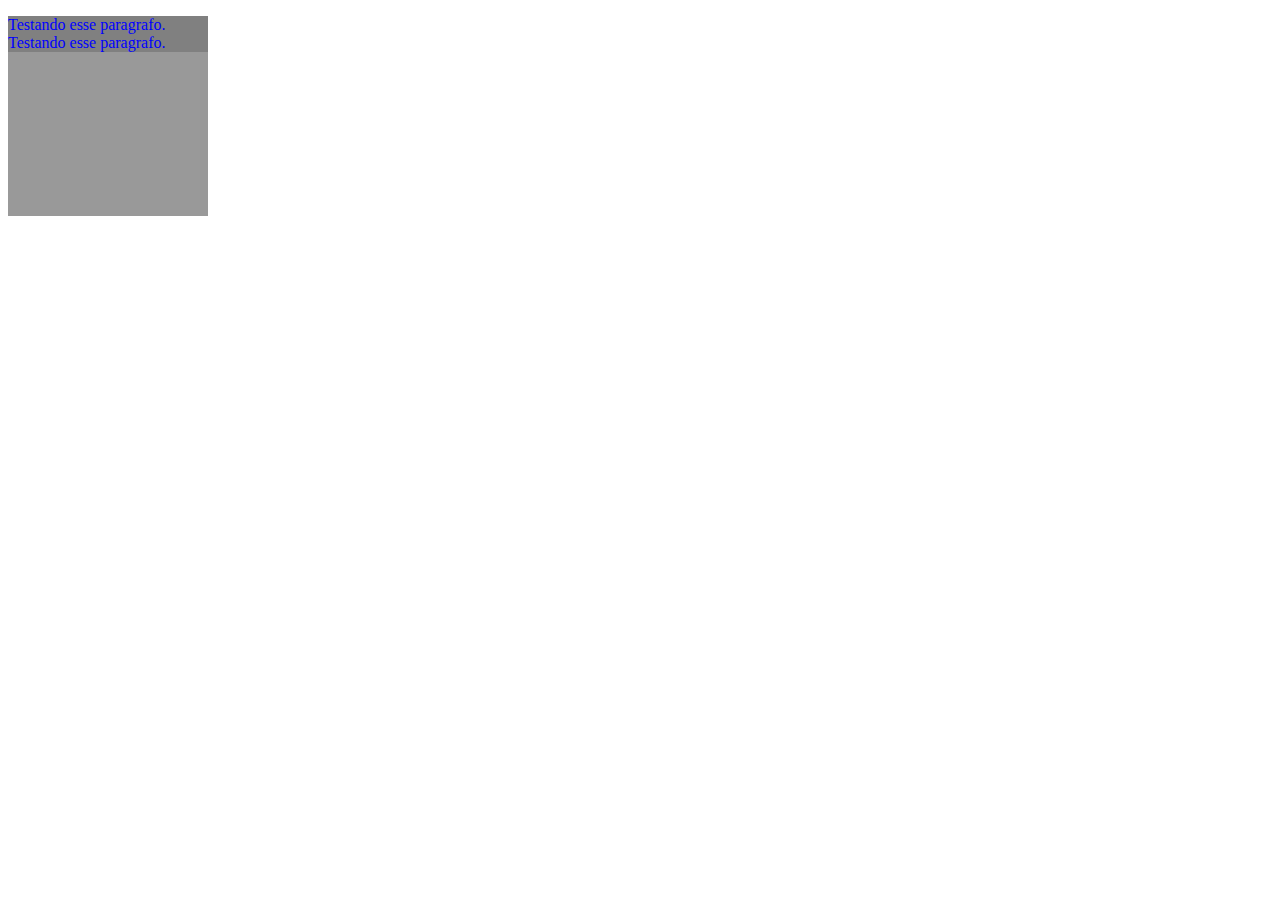
<file: index.html>
<!DOCTYPE html>
<html>
  <head>
    <link rel="stylesheet" type="text/css" href="css/style.css">
  </head>
  <body>
    <div>
      <p>
        Testando esse paragrafo.
        Testando esse paragrafo.
      </p>
    </div>
  </body>
</html>
</file>
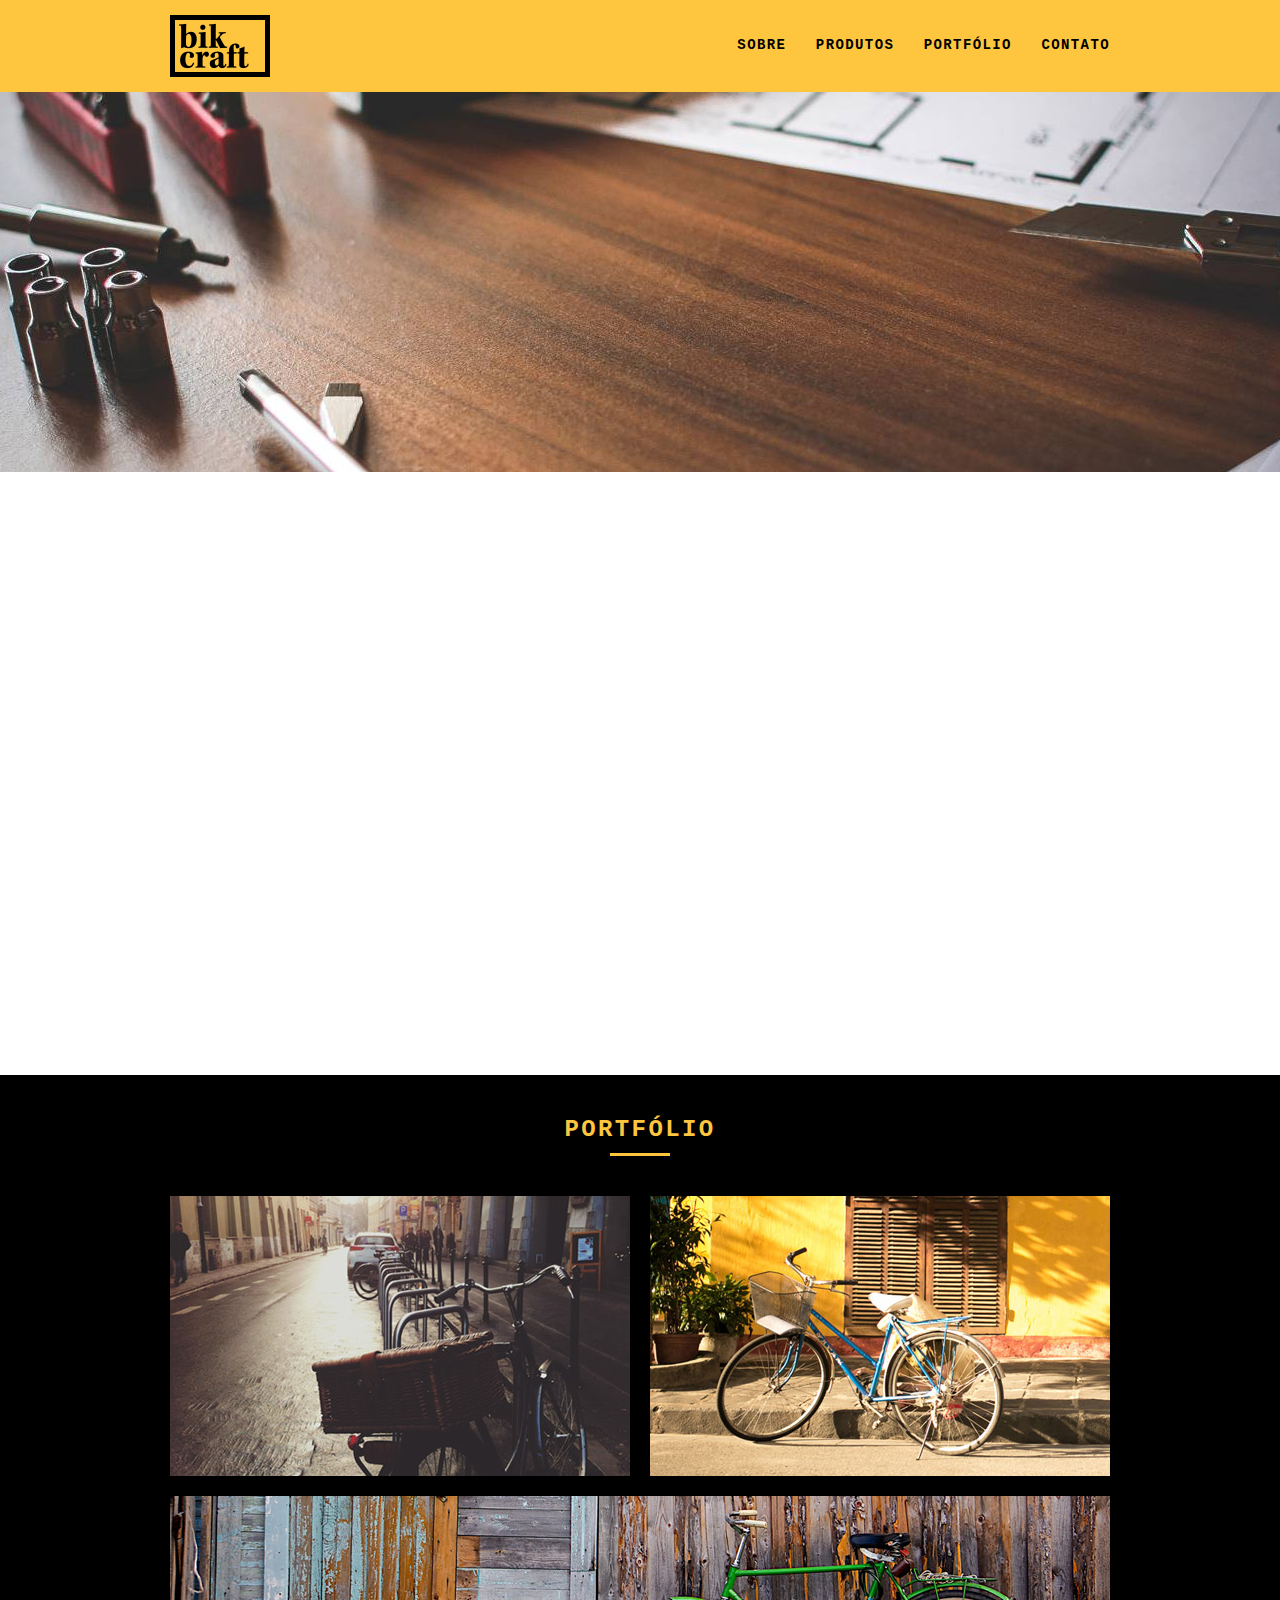
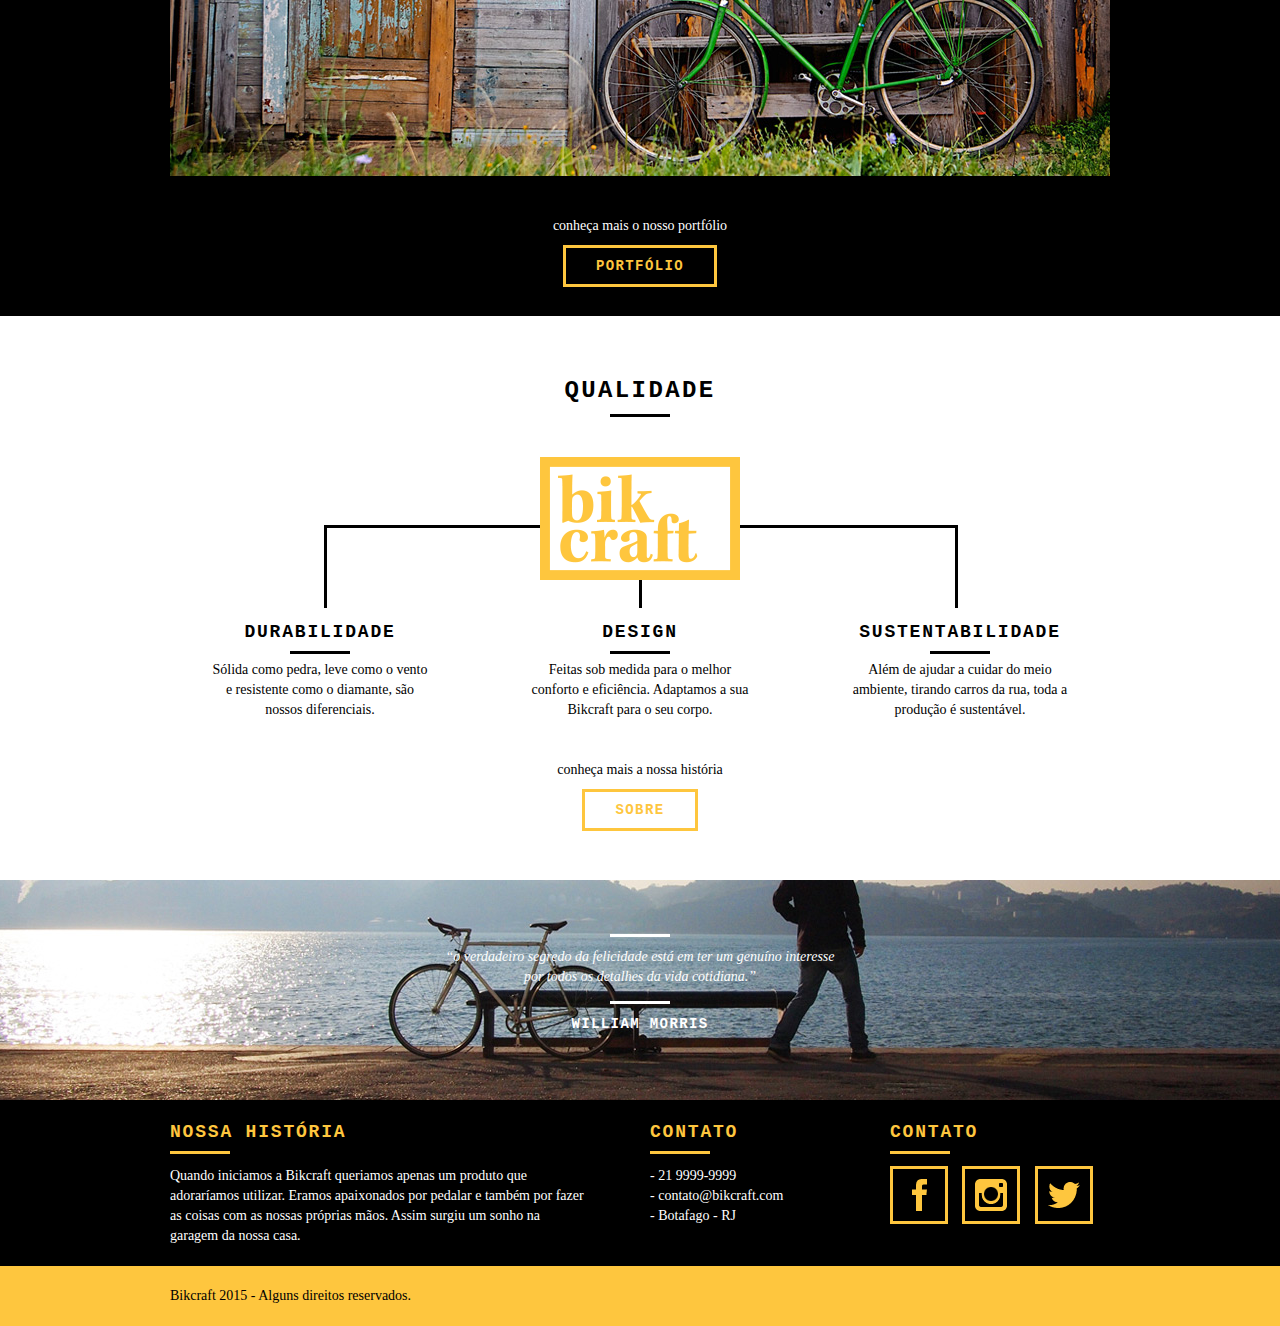
<file: bikcraft/index.html>
<!DOCTYPE html>
<html lang="pt-br">
	<head>
		<meta charset="utf-8">
		<title>Bikcraft - Bicicletas Personalizadas</title>
		<meta name="description" content="Compre a sua bicicleta personalizada na Bikcraft. Possuímos modelos Passeio, Retrô e Esporte.">

		<meta property="og:type" content="website"/>
		<meta property="og:title" content="Bikcraft - Bicicletas Personalizadas"/>
		<meta property="og:description" content="Compre a sua bicicleta personalizada na Bikcraft. Possuímos modelos Passeio, Retrô e Esporte."/>
		<meta property="og:url" content="http://bikcraft.com"/>
		<meta property="og:image" content="http://bikcraft.com/img/og-image.png"/>

		<meta name="viewport" content="width=device-width, initial-scale=1">

		<link rel="shortcut icon" href="favicon.ico">

		<link rel="stylesheet" href="css/style.css">
		<script src="js/libs/modernizr.custom.45655.js"></script>
	</head>
	<body>

		<header class="header">
			<div class="container">
				<a href="index.html" class="grid-4">
					<img src="img/bikcraft.png" alt="Bikcraft">
				</a>
				<nav class="grid-12 header_menu">
					<ul>
						<li><a href="sobre.html">Sobre</a></li>
						<li><a href="produtos.html">Produtos</a></li>
						<li><a href="portfolio.html">Portfólio</a></li>
						<li><a href="contato.html">Contato</a></li>
					</ul>
				</nav>
			</div>
		</header>

		<section class="introducao">
			<div class="container">
				<h1>Bicicletas Feitas a Mão</h1>
				<blockquote class="quote-externo">
					<p>“não tenha nada em sua casa que você não considere útil ou acredita ser bonito”</p>
					<cite>WILLIAM MORRIS</cite>
				</blockquote>
				<a href="produtos.html" class="btn">Orçamento</a>
			</div>
		</section>
		
		<section class="produtos container animar">
			<h2 class="subtitulo">Produtos</h2>
			<ul class="produtos_lista">

				<li class="grid-1-3">
					<div class="produtos_icone">
						<img src="img/produtos/passeio.png" alt="Bikcraft Passeio">
					</div>
					<h3>Passeio</h3>
					<p>Muito melhor do que passear pela orla a vidros fechados.</p>
				</li>

				<li class="grid-1-3">
					<div class="produtos_icone">
						<img src="img/produtos/esporte.png" alt="Bikcraft Esporte">
					</div>
					<h3>Esporte</h3>
					<p>Mais rápida do que Forrest Gump, ninguém vai pegar você.</p>
				</li>

				<li class="grid-1-3">
					<div class="produtos_icone">
						<img src="img/produtos/retro.png" alt="Bikcraft Retrô">
					</div>
					<h3>Retrô</h3>
					<p>O passado volta para lembrarmos o que devemos fazer no futuro.</p>
				</li>

			</ul>

			<div class="call">
				<p>clique aqui e veja os detalhes dos produtos</p>
				<a href="produtos.html" class="btn btn-preto">Produtos</a>
			</div>

		</section>
		<!-- Fecha Produtos -->

		<section class="portfolio">
			<div class="container">
				<h2 class="subtitulo">Portfólio</h2>
				<div class="portfolio_lista">
					<div class="grid-8"><img src="img/portfolio/retro.jpg" alt="Bicicleta Retrô"></div>
					<div class="grid-8"><img src="img/portfolio/passeio.jpg" alt="Bicicleta Passeio"></div>
					<div class="grid-16"><img src="img/portfolio/esporte.jpg" alt="Bicicleta Esporte"></div>
				</div>
				<div class="call">
					<p>conheça mais o nosso portfólio</p>
					<a href="portfolio.html" class="btn">Portfólio</a>
				</div>
			</div>
		</section>

		<section class="qualidade container">
			<h2 class="subtitulo">Qualidade</h2>
			<img src="img/bikcraft-qualidade.png" alt="Bikcraft">
			<ul class="qualidade_lista">
				<li class="grid-1-3">
					<h3>Durabilidade</h3>
					<p>Sólida como pedra, leve como o vento e resistente como o diamante, são nossos diferenciais.</p>
				</li>
				<li class="grid-1-3">
					<h3>Design</h3>
					<p>Feitas sob medida para o melhor conforto e eficiência. Adaptamos a sua Bikcraft para o seu corpo.</p>
				</li>
				<li class="grid-1-3">
					<h3>Sustentabilidade</h3>
					<p>Além de ajudar a cuidar do meio ambiente, tirando carros da rua, toda a produção é sustentável.</p>
				</li>
			</ul>
			<div class="call">
				<p>conheça mais a nossa história</p>
				<a href="sobre.html" class="btn btn-preto">Sobre</a>
			</div>
		</section>

		<div class="quebra">
			<blockquote class="quote-externo container">
				<p>“o verdadeiro segredo da felicidade está em ter um genuíno interesse por todos os detalhes da vida cotidiana.”</p>
				<cite>WILLIAM MORRIS</cite>
			</blockquote>
		</div>

		<footer>
			<div class="footer">
				<div class="container">

					<div class="grid-8 footer_historia">
						<h3>Nossa História</h3>
						<p>Quando iniciamos a Bikcraft queriamos apenas um produto que adoraríamos utilizar. Eramos apaixonados por pedalar e também por fazer as coisas com as nossas próprias mãos. Assim surgiu um sonho na garagem da nossa casa.</p>
					</div>

					<div class="grid-4 footer_contato">
						<h3>Contato</h3>
						<ul>
							<li>- 21 9999-9999</li>
							<li>- contato@bikcraft.com</li>
							<li>- Botafago - RJ</li>
						</ul>
					</div>

					<div class="grid-4 footer_redes">
						<h3>Contato</h3>
						<ul>
							<li><a href="http://facebook.com" target="_blank"><img src="img/redes-sociais/facebook.png" alt="Facebook Bikcraft"></a></li>
							<li><a href="http://instagram.com" target="_blank"><img src="img/redes-sociais/instagram.png" alt="Instagram Bikcraft"></a></li>
							<li><a href="http://twitter.com" target="_blank"><img src="img/redes-sociais/twitter.png" alt="Twitter Bikcraft"></a></li>
						</ul>
					</div>

				</div>
			</div>

			<div class="copy">
				<div class="container">
					<p class="grid-16">Bikcraft 2015 - Alguns direitos reservados.</p>
				</div>
			</div>
		</footer>

	<!-- JavaScript -->
	<script src="//ajax.googleapis.com/ajax/libs/jquery/1.11.2/jquery.min.js"></script>
	<script>window.jQuery || document.write('<script src="js/libs/jquery-1.11.2.min.js"><\/script>')</script>
	<script src="js/plugins.js"></script>
	<script src="js/main.js"></script>
	<!-- JavaScript -->

	</body>
</html>
</file>
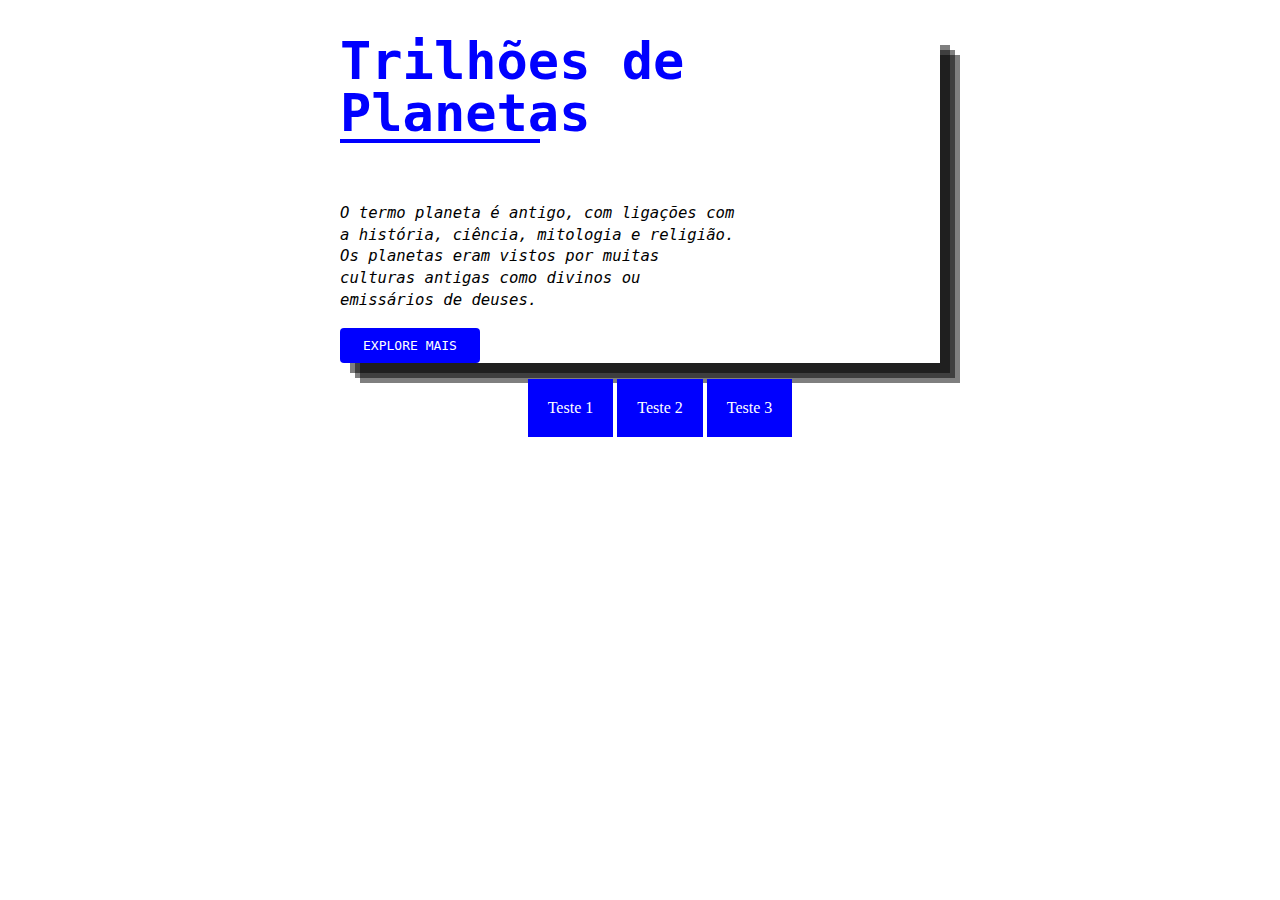
<file: cap_nesting/index.html>
<!DOCTYPE html>
<html>
	<head>
		<link rel="stylesheet" type="text/css" href="css/style.css" />
	</head>
	<body>
		<section class="modal">
			<h1>Trilhões de Planetas</h1>
			<p>O termo planeta é antigo, com ligações com a história, ciência, mitologia e religião. Os planetas eram vistos por muitas culturas antigas como divinos ou emissários de deuses.</p>
			<a href="#">Explore Mais</a>
		</section>
		
		<ul>
			<li>
				<a href="#">Teste 1</a>
			</li>
			<li>
				<a href="#">Teste 2</a>
			</li>
			<li>
				<a href="#">Teste 3</a>
			</li>
		</ul>
	</body>
</html>
</file>
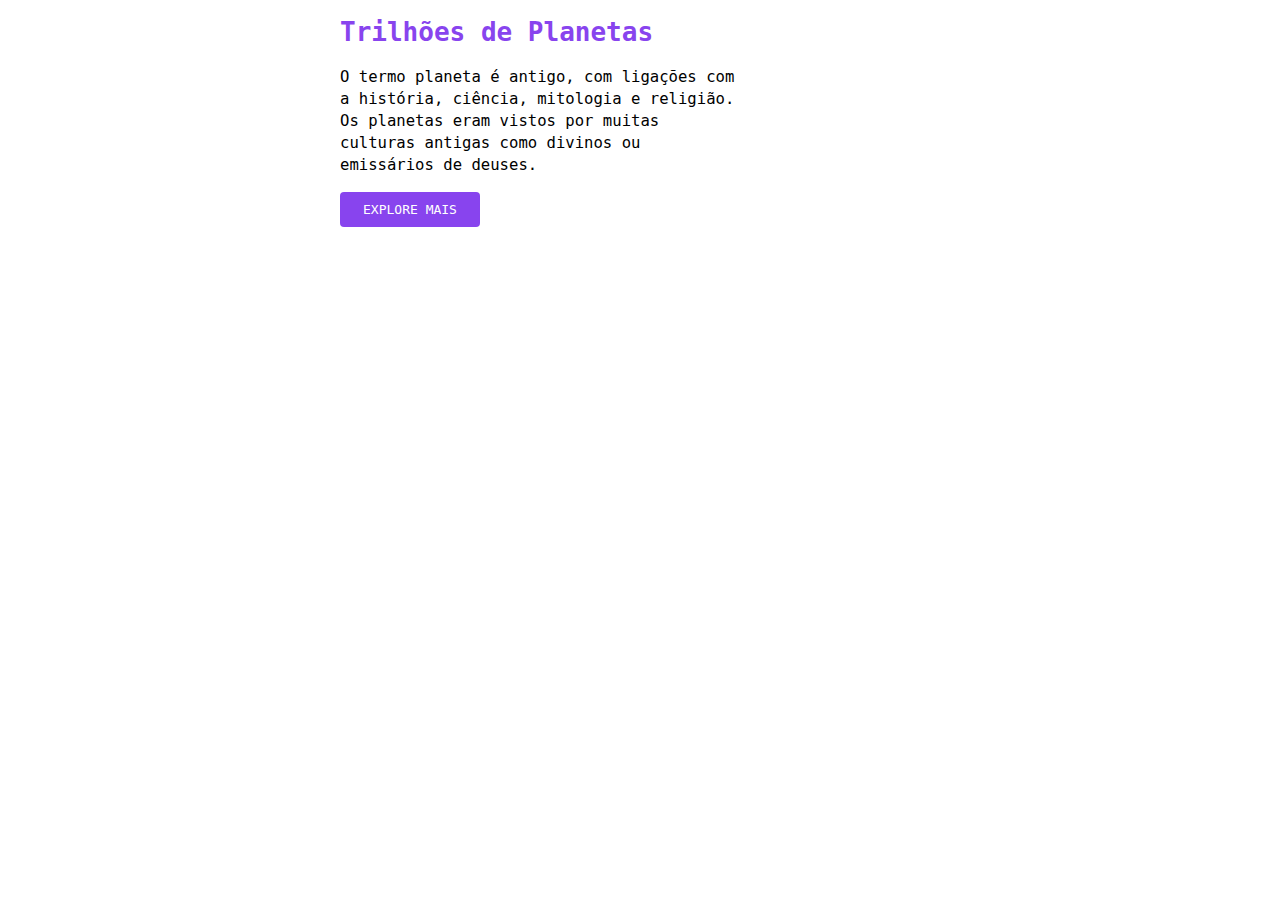
<file: cap_variables/index.html>
<!DOCTYPE html>
<html>
	<head>
		<link rel="stylesheet" type="text/css" href="css/style.css" />
	</head>
	<body>
		<section>
			<h1>Trilhões de Planetas</h1>
			<p>O termo planeta é antigo, com ligações com a história, ciência, mitologia e religião. Os planetas eram vistos por muitas culturas antigas como divinos ou emissários de deuses.</p>
			<a href="#">Explore Mais</a>
		</section>
	</body>
</html>
</file>
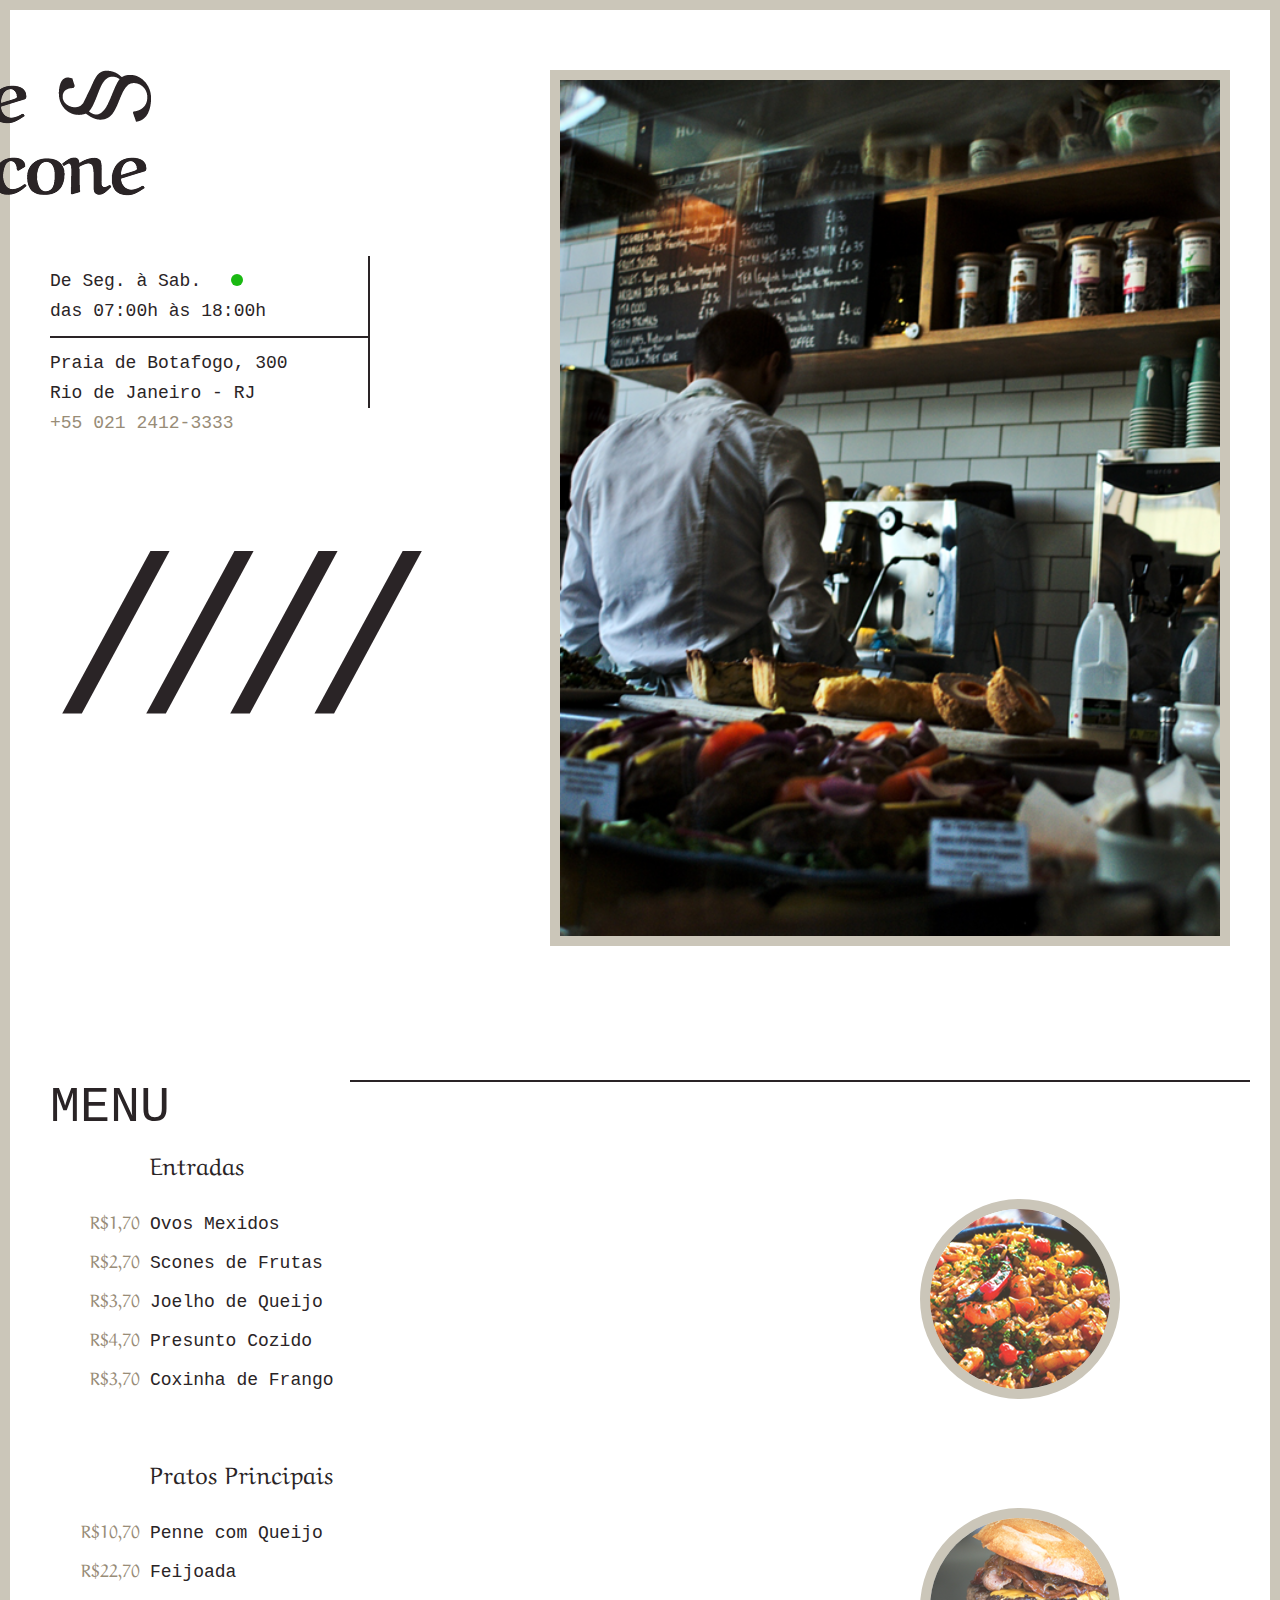
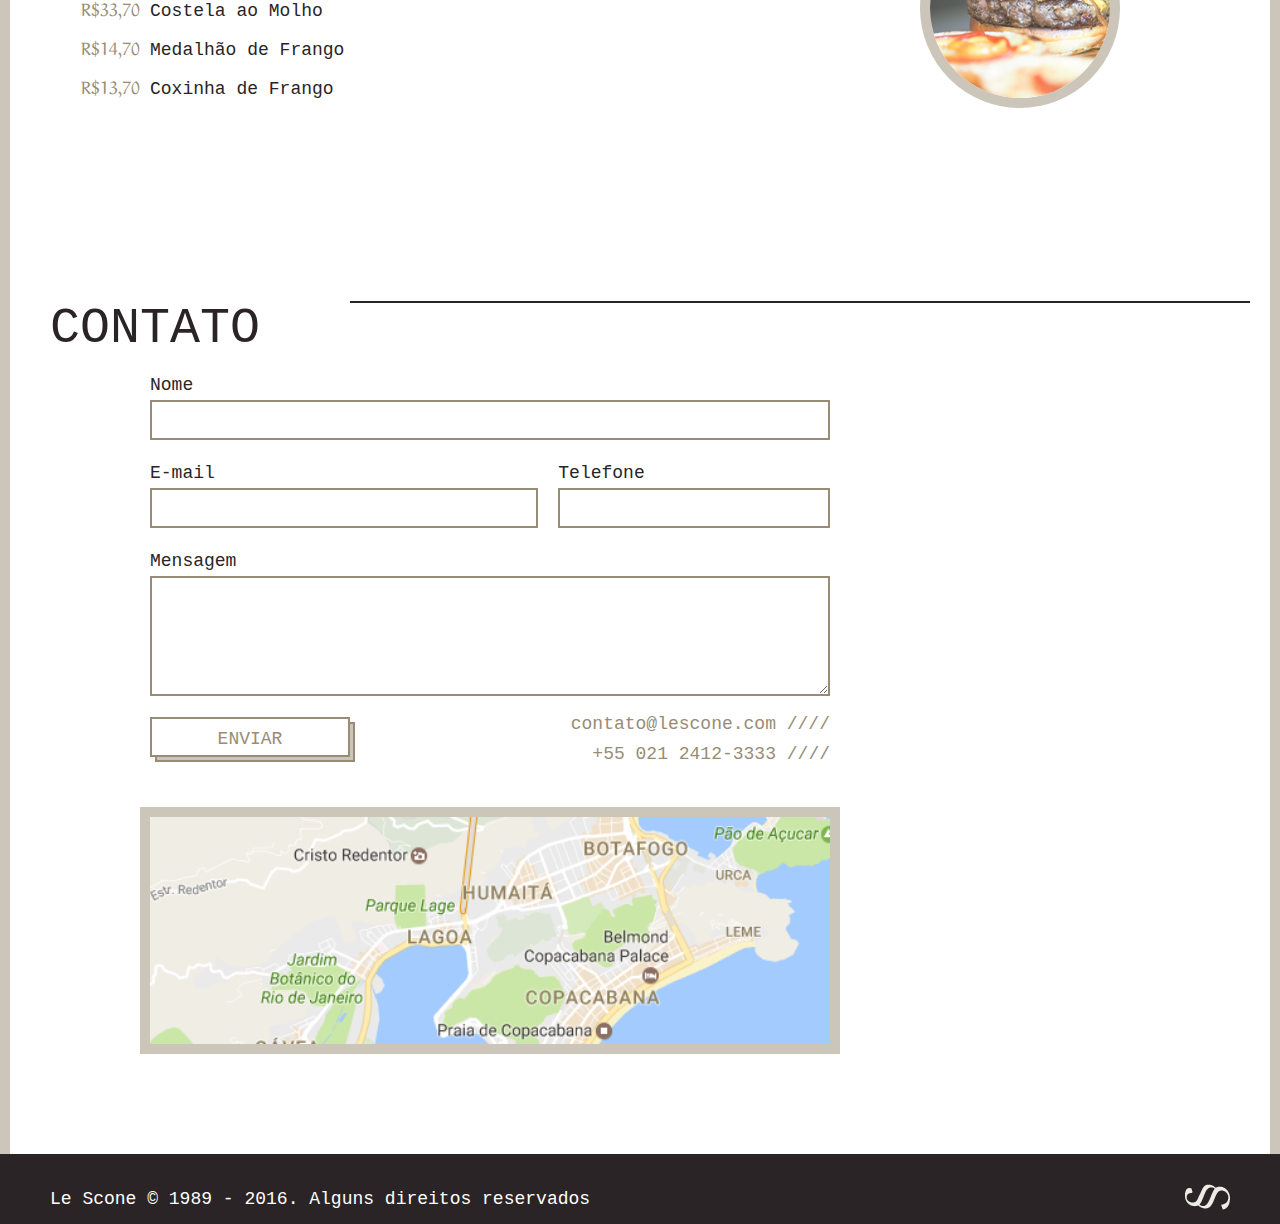
<file: lescone/index.html>
<!DOCTYPE html>
<html>
<head>
	<title>Le Scone</title>
	<meta name="description" content="Le Scone - Restaurante">
	<meta name="viewport" content="width=device-width, initial-scale=1">
	<link href="https://fonts.googleapis.com/css?family=Aref+Ruqaa|PT+Mono" rel="stylesheet">
	<link rel="stylesheet" type="text/css" href="css/style.css">
	<link rel="icon" type="image/x-icon" href="favicon.ico">
</head>
<body>
	
	<main class="container intro">
		<div class="grid-5">
			<img class="logo" src="img/lescone.png" alt="Le Scone" />
			<div class="intro-info">
				<p>De Seg. à Sab.<span class="aberto"></span><br>das 07:00h às 18:00h</p>
				<p>Praia de Botafogo, 300<br>Rio de Janeiro - RJ</p>
			</div>
			<p class="intro-telefone">+55 021 2412-3333</p>
		</div>
		<div class="grid-7">
			<img class="intro-foto" src="img/foto.png" alt="Foto de Le Scone" />
		</div>
	</main>
	
	<section class="container menu">
		<h1 class="grid-4 titulo">Menu</h1>
		<div class="grid-7 offset-1">
			<div class="menu-item">
				<img src="img/prato-1.png" alt="Foto Prato 1">
				<h2>Entradas</h2>
				<ul>
					<li><span>R$1,70</span>Ovos Mexidos</li>
					<li><span>R$2,70</span>Scones de Frutas</li>
					<li><span>R$3,70</span>Joelho de Queijo</li>
					<li><span>R$4,70</span>Presunto Cozido</li>
					<li><span>R$3,70</span>Coxinha de Frango</li>
				</ul>
			</div>
			<div class="menu-item">
				<img src="img/prato-2.png" alt="Foto Prato 2">
				<h2>Pratos Principais</h2>
				<ul>
					<li><span>R$10,70</span>Penne com Queijo</li>
					<li><span>R$22,70</span>Feijoada</li>
					<li><span>R$33,70</span>Costela ao Molho</li>
					<li><span>R$14,70</span>Medalhão de Frango</li>
					<li><span>R$13,70</span>Coxinha de Frango</li>
				</ul>
			</div>
		</div>
	</section>
	
	<section class="container contato">
		<h1 class="grid-4 titulo">Contato</h1>
		<div class="grid-7 offset-1">
			<form>
				<label>Nome</label>
				<input type="text">
				<div class="row">
					<div class="grid-7">
						<label>E-mail</label>
						<input type="text">
					</div>
					<div class="grid-5">
						<label>Telefone</label>
						<input type="text">
					</div>
				</div>
				<label>Mensagem</label>
				<textarea></textarea>
				<input class="button" type="button" value="Enviar">
			</form>
			<div class="contato-info">
				<p>contato@lescone.com ////</p>
				<p>+55 021 2412-3333 ////</p>
			</div>
			<a href="#" class="contato-mapa">
				<img src="img/map.png" alt="Como chegar em Le Scone">
			</a>
		</div>
	</section>
	
	<footer>
		<div class="container">
			<p class="grid-9">Le Scone © 1989 - 2016. Alguns direitos reservados</p>
			<a class="grid-3" href="https://www.origamid.com" target="_blank">
				<img src="img/lescone-icone.png" alt="Le Scone Icone" />
			</a>
		</div>
	</footer>
	
</body>
</html>
</file>
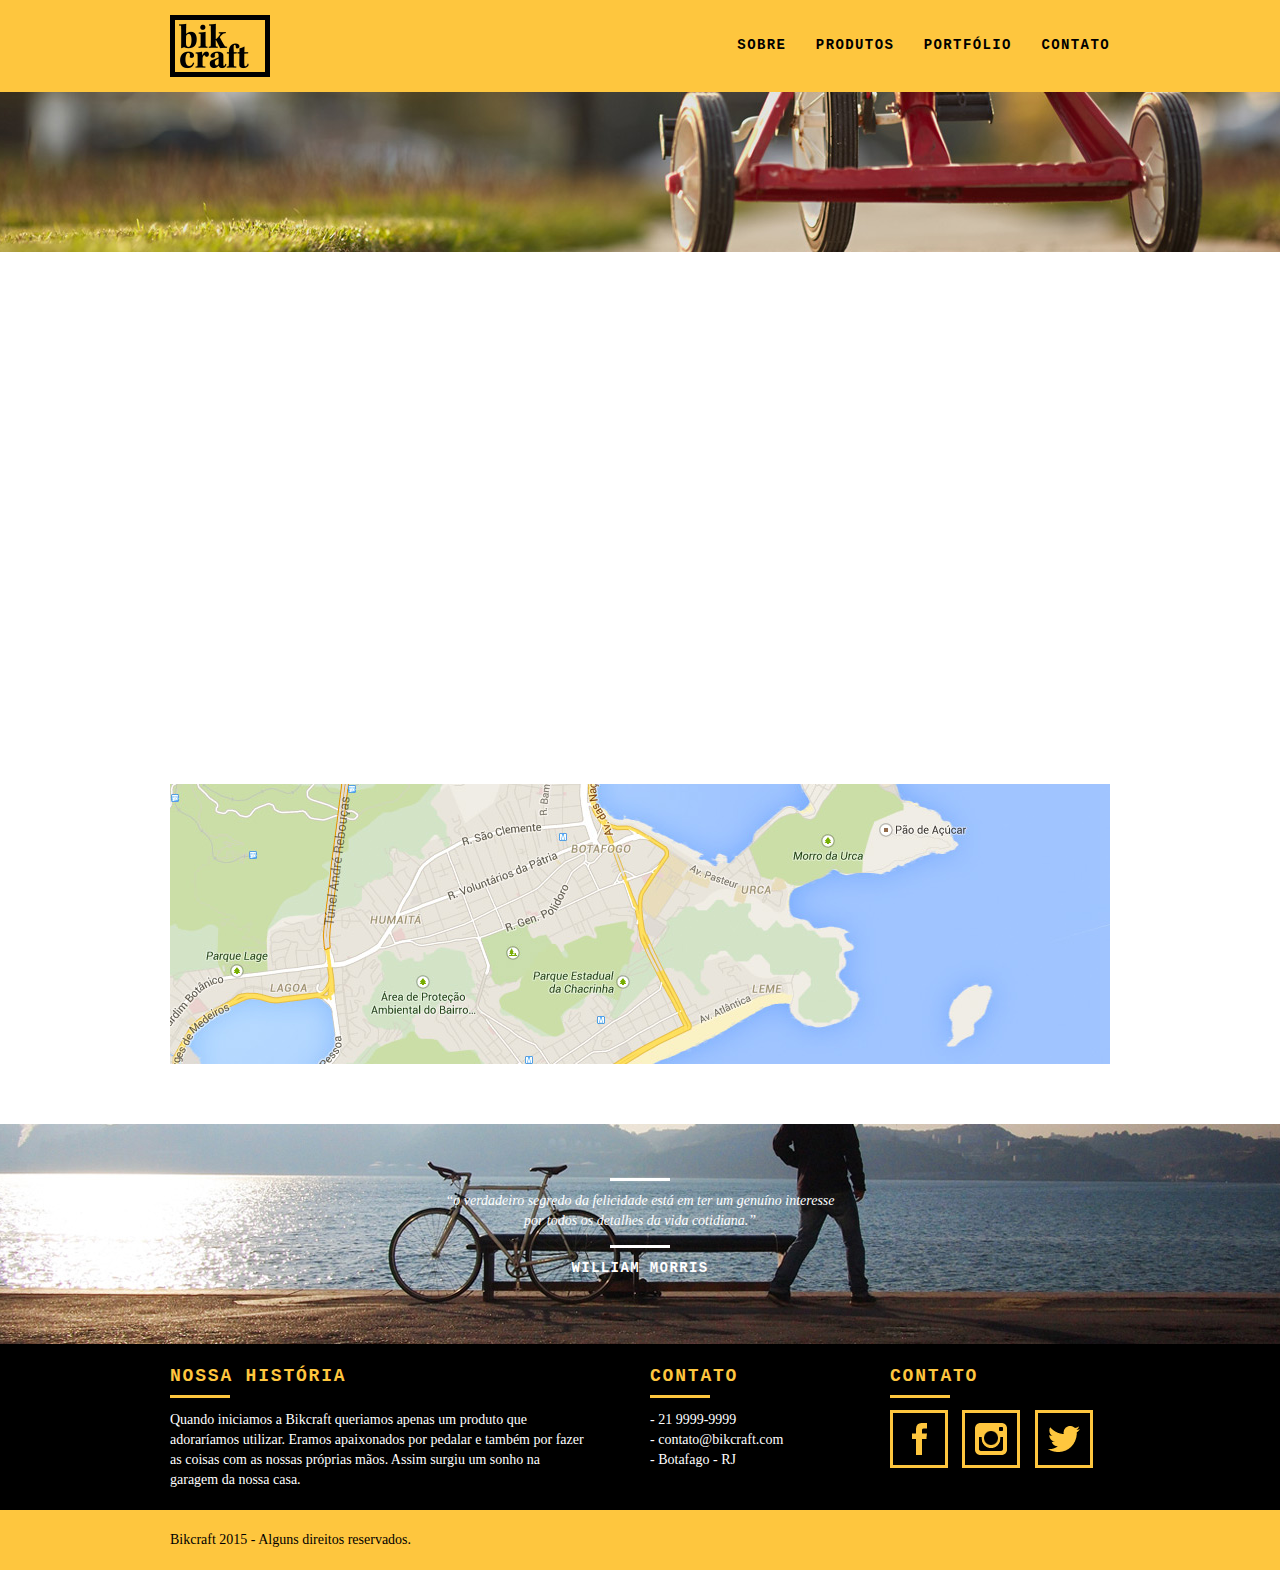
<file: bikcraft/contato.html>
<!DOCTYPE html>
<html lang="pt-br">
	<head>
		<meta charset="utf-8">
		<title>Bikcraft - Contato - 21 9999-9999</title>
		<meta name="description" content="Compre a sua bicicleta personalizada na Bikcraft. Possuímos modelos Passeio, Retrô e Esporte.">

		<meta property="og:type" content="website"/>
		<meta property="og:title" content="Bikcraft - Contato - 21 9999-9999"/>
		<meta property="og:description" content="Compre a sua bicicleta personalizada na Bikcraft. Possuímos modelos Passeio, Retrô e Esporte."/>
		<meta property="og:url" content="http://bikcraft.com/contato.html"/>
		<meta property="og:image" content="http://bikcraft.com/img/og-image.png"/>

		<meta name="viewport" content="width=device-width, initial-scale=1">

		<link rel="stylesheet" href="css/style.css">
		<script src="js/libs/modernizr.custom.45655.js"></script>
	</head>
	<body>

		<header class="header">
			<div class="container">
				<a href="index.html" class="grid-4">
					<img src="img/bikcraft.png" alt="Bikcraft">
				</a>
				<nav class="grid-12 header_menu">
					<ul>
						<li><a href="sobre.html">Sobre</a></li>
						<li><a href="produtos.html">Produtos</a></li>
						<li><a href="portfolio.html">Portfólio</a></li>
						<li><a href="contato.html" class="menu_ativo">Contato</a></li>
					</ul>
				</nav>
			</div>
		</header>

		<section class="introducao-interna interna_contato">
			<div class="container">
				<h1>Contato</h1>
				<p>tire suas dúvidas com a gente</p>
			</div>
		</section>

		<section class="contato container animar-interno">
			<form action="enviar.php" method="post" name="form" class="formphp contato_form grid-8">
				<label for="nome">Nome</label>
				<input id="nome" name="nome" type="text">
				<label for="email">E-mail</label>
				<input id="email" name="email" type="text">
				<label for="telefone">Telefone</label>
				<input id="telefone" name="telefone" type="text">

				<label class="nao-aparece">Se você não é um robô, deixe em branco.</label>
				<input type="text" class="nao-aparece" name="leaveblank">
				<label class="nao-aparece">Se você não é um robô, não mude este campo.</label>
				<input type="text" class="nao-aparece" name="dontchange" value="http://" >

				<label for="mensagem">Mensagem</label>
				<textarea name="mensagem" id="mensagem"></textarea>

				<button id="enviar" name="enviar" type="submit" class="btn btn-preto">Enviar</button>
			</form>

			<div class="contato_dados grid-8">
				<h3>Dados</h3>
				<span>+55 21 9999-9999</span>
				<span>orcamento@bikcraft.com</span>
				<span>Rua Ali Perto - Botafogo</span>
				<span>Rio de Janeiro - RJ - Brasil</span>
				<h3>Redes Sociais</h3>
				<ul>
					<li><a href="http://facebook.com" target="_blank"><img src="img/redes-sociais/facebook.png" alt="Facebook Bikcraft"></a></li>
					<li><a href="http://instagram.com" target="_blank"><img src="img/redes-sociais/instagram.png" alt="Instagram Bikcraft"></a></li>
					<li><a href="http://twitter.com" target="_blank"><img src="img/redes-sociais/twitter.png" alt="Twitter Bikcraft"></a></li>
				</ul>
			</div>
		</section>

		<section class="container contato_mapa">
			<a href="http://google.com" target="_blank" class="grid-16"><img src="img/endereco-bikcraft.jpg" alt="Endereço da Bikcraft"></a>
		</section>

		<div class="quebra">
			<blockquote class="quote-externo container">
				<p>“o verdadeiro segredo da felicidade está em ter um genuíno interesse por todos os detalhes da vida cotidiana.”</p>
				<cite>WILLIAM MORRIS</cite>
			</blockquote>
		</div>

		<footer>
			<div class="footer">
				<div class="container">

					<div class="grid-8 footer_historia">
						<h3>Nossa História</h3>
						<p>Quando iniciamos a Bikcraft queriamos apenas um produto que adoraríamos utilizar. Eramos apaixonados por pedalar e também por fazer as coisas com as nossas próprias mãos. Assim surgiu um sonho na garagem da nossa casa.</p>
					</div>

					<div class="grid-4 footer_contato">
						<h3>Contato</h3>
						<ul>
							<li>- 21 9999-9999</li>
							<li>- contato@bikcraft.com</li>
							<li>- Botafago - RJ</li>
						</ul>
					</div>

					<div class="grid-4 footer_redes">
						<h3>Contato</h3>
						<ul>
							<li><a href="http://facebook.com" target="_blank"><img src="img/redes-sociais/facebook.png" alt="Facebook Bikcraft"></a></li>
							<li><a href="http://instagram.com" target="_blank"><img src="img/redes-sociais/instagram.png" alt="Instagram Bikcraft"></a></li>
							<li><a href="http://twitter.com" target="_blank"><img src="img/redes-sociais/twitter.png" alt="Twitter Bikcraft"></a></li>
						</ul>
					</div>

				</div>
			</div>

			<div class="copy">
				<div class="container">
					<p class="grid-16">Bikcraft 2015 - Alguns direitos reservados.</p>
				</div>
			</div>
		</footer>

	<!-- JavaScript -->
	<script src="//ajax.googleapis.com/ajax/libs/jquery/1.11.2/jquery.min.js"></script>
	<script>window.jQuery || document.write('<script src="js/libs/jquery-1.11.2.min.js"><\/script>')</script>
	<script src="js/plugins.js"></script>
	<script src="js/main.js"></script>
	<!-- JavaScript -->

	</body>
</html>
</file>
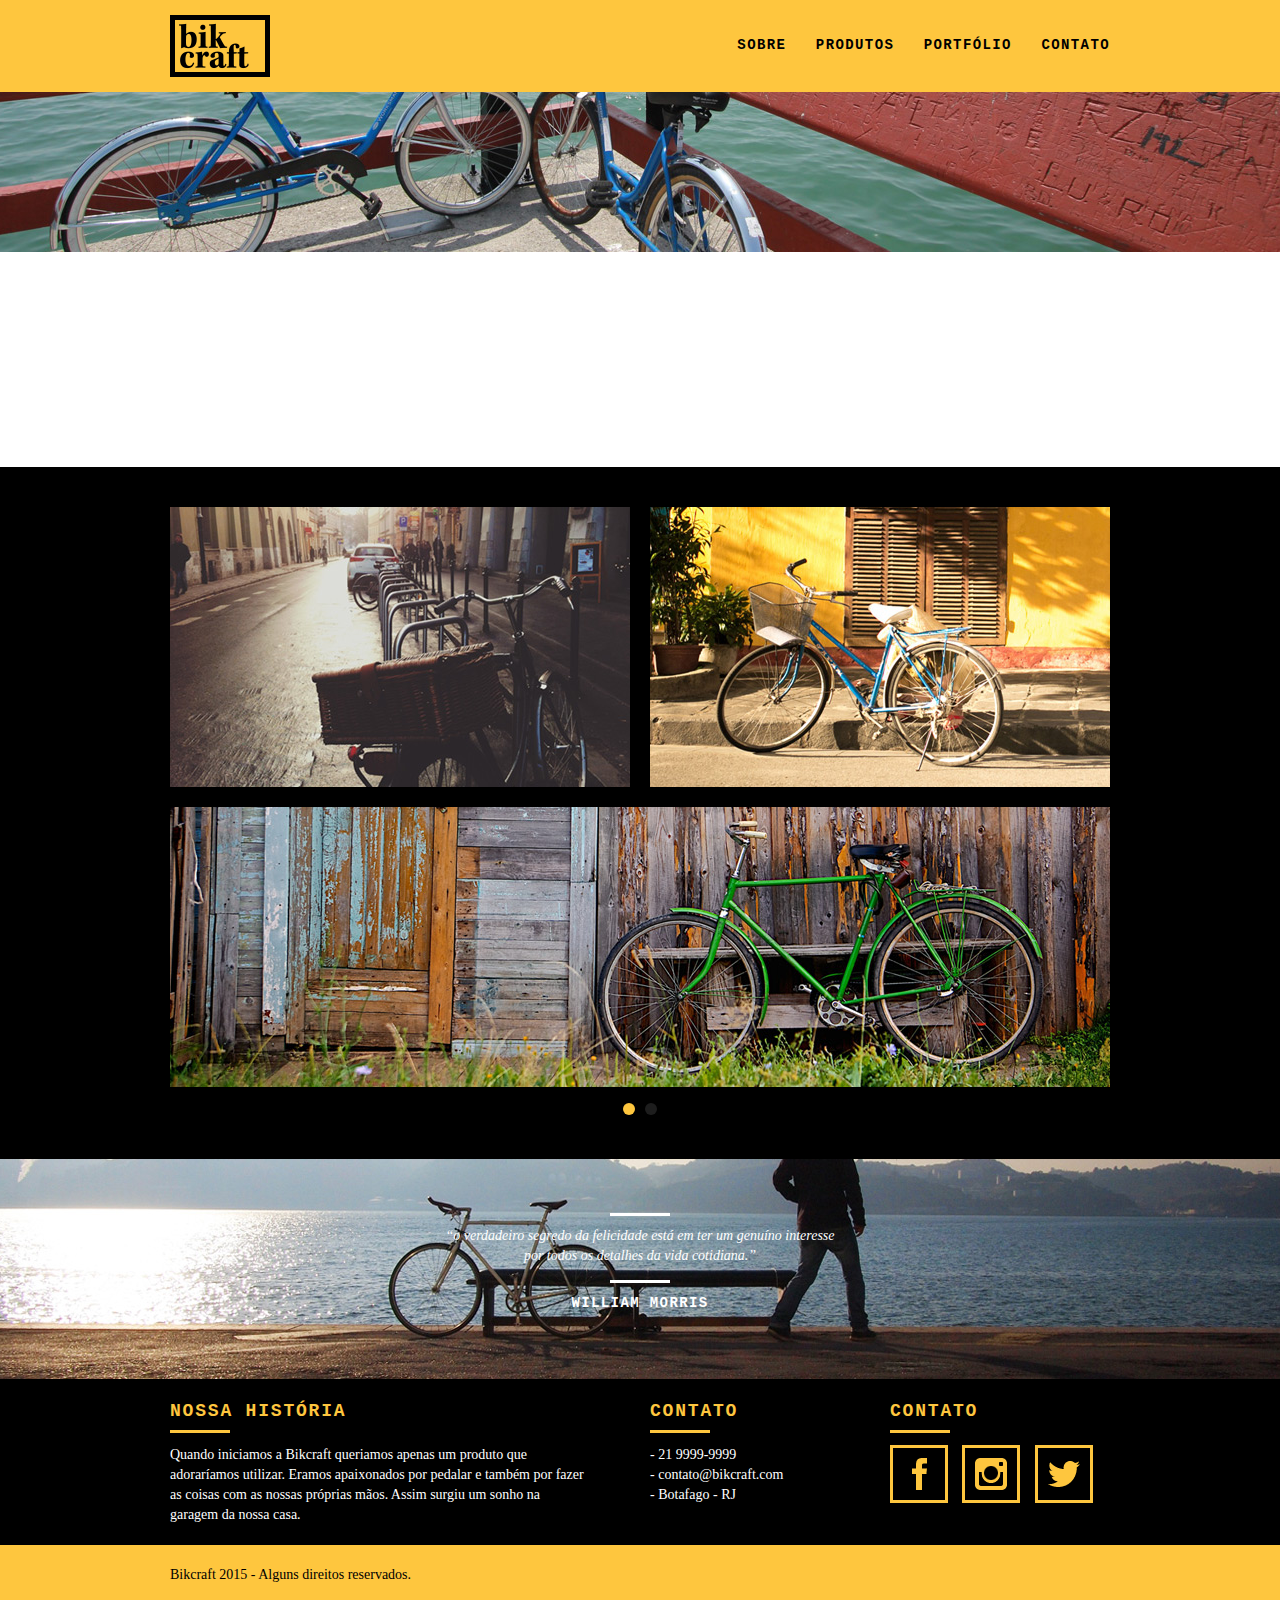
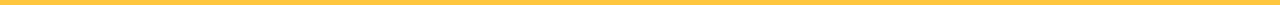
<file: bikcraft/portfolio.html>
<!DOCTYPE html>
<html lang="pt-br">
	<head>
		<meta charset="utf-8">
		<title>Bikcraft - Conheça o portfólio de clientes</title>
		<meta name="description" content="Compre a sua bicicleta personalizada na Bikcraft. Possuímos modelos Passeio, Retrô e Esporte.">

		<meta property="og:type" content="website"/>
		<meta property="og:title" content="Bikcraft - Conheça o portfólio de clientes"/>
		<meta property="og:description" content="Compre a sua bicicleta personalizada na Bikcraft. Possuímos modelos Passeio, Retrô e Esporte."/>
		<meta property="og:url" content="http://bikcraft.com/portfolio.html"/>
		<meta property="og:image" content="http://bikcraft.com/img/og-image.png"/>

		<meta name="viewport" content="width=device-width, initial-scale=1">

		<link rel="shortcut icon" href="favicon.ico">

		<link rel="stylesheet" href="css/style.css">
		<script src="js/libs/modernizr.custom.45655.js"></script>
	</head>
	<body>

		<header class="header">
			<div class="container">
				<a href="index.html" class="grid-4">
					<img src="img/bikcraft.png" alt="Bikcraft">
				</a>
				<nav class="grid-12 header_menu">
					<ul>
						<li><a href="sobre.html">Sobre</a></li>
						<li><a href="produtos.html">Produtos</a></li>
						<li><a href="portfolio.html" class="menu_ativo">Portfólio</a></li>
						<li><a href="contato.html">Contato</a></li>
					</ul>
				</nav>
			</div>
		</header>

		<section class="introducao-interna interna_portfolio">
			<div class="container">
				<h1>Portfólio</h1>
				<p>conheça os projetos que amamos mostrar</p>
			</div>
		</section>

		<section class="container animar-interno">
			<ul class="rslides">
				<li>
					<blockquote class="quote_clientes">
						<p>“Pedalar sempre foi a minha paixão, o que o pessoal da Bikcraft fez foi intensificar o meu amor por esta atividade. Recomendo à todos que amo.”</p>
						<cite>Barbara Moss</cite>
					</blockquote>
				</li>

				<li>
					<blockquote class="quote_clientes">
						<p>“Nada melhor do que dar um rolê com a minha Bikcraft na orla. Essa é a minha companheira mais fiel, nunca me traiu e está sempre a minha disposição.”</p>
						<cite>Jhony Rato</cite>
					</blockquote>
				</li>

				<li>
					<blockquote class="quote_clientes">
						<p>“Aqueles que ainda não possuem uma Bikcraft, não sabem o que estão perdendo. A precisão é absurda e a velocidade transcendental. Nunca vida nada igual.”</p>
						<cite>Bernardo</cite>
					</blockquote>
				</li>
			</ul>
		</section>

		<section class="portfolio">
			<div class="container">
				<ul class="portfolio_lista rslides_portfolio">

					<li>
						<div class="grid-8"><img src="img/portfolio/retro.jpg" alt="Bicicleta Retrô"></div>
						<div class="grid-8"><img src="img/portfolio/passeio.jpg" alt="Bicicleta Passeio"></div>
						<div class="grid-16"><img src="img/portfolio/esporte.jpg" alt="Bicicleta Esporte"></div>
					</li>

					<li>
						<div class="grid-8"><img src="img/portfolio/passeio.jpg" alt="Bicicleta Passeio"></div>
						<div class="grid-8"><img src="img/portfolio/retro.jpg" alt="Bicicleta Retrô"></div>
						<div class="grid-16"><img src="img/portfolio/esporte.jpg" alt="Bicicleta Esporte"></div>
					</li>

				</ul>
			</div>
		</section>

		<div class="quebra">
			<blockquote class="quote-externo container">
				<p>“o verdadeiro segredo da felicidade está em ter um genuíno interesse por todos os detalhes da vida cotidiana.”</p>
				<cite>WILLIAM MORRIS</cite>
			</blockquote>
		</div>

		<footer>
			<div class="footer">
				<div class="container">

					<div class="grid-8 footer_historia">
						<h3>Nossa História</h3>
						<p>Quando iniciamos a Bikcraft queriamos apenas um produto que adoraríamos utilizar. Eramos apaixonados por pedalar e também por fazer as coisas com as nossas próprias mãos. Assim surgiu um sonho na garagem da nossa casa.</p>
					</div>

					<div class="grid-4 footer_contato">
						<h3>Contato</h3>
						<ul>
							<li>- 21 9999-9999</li>
							<li>- contato@bikcraft.com</li>
							<li>- Botafago - RJ</li>
						</ul>
					</div>

					<div class="grid-4 footer_redes">
						<h3>Contato</h3>
						<ul>
							<li><a href="http://facebook.com" target="_blank"><img src="img/redes-sociais/facebook.png" alt="Facebook Bikcraft"></a></li>
							<li><a href="http://instagram.com" target="_blank"><img src="img/redes-sociais/instagram.png" alt="Instagram Bikcraft"></a></li>
							<li><a href="http://twitter.com" target="_blank"><img src="img/redes-sociais/twitter.png" alt="Twitter Bikcraft"></a></li>
						</ul>
					</div>

				</div>
			</div>

			<div class="copy">
				<div class="container">
					<p class="grid-16">Bikcraft 2015 - Alguns direitos reservados.</p>
				</div>
			</div>
		</footer>

	<!-- JavaScript -->
	<script src="//ajax.googleapis.com/ajax/libs/jquery/1.11.2/jquery.min.js"></script>
	<script>window.jQuery || document.write('<script src="js/libs/jquery-1.11.2.min.js"><\/script>')</script>
	<script src="js/plugins.js"></script>
	<script src="js/main.js"></script>
	<!-- JavaScript -->

	</body>
</html>
</file>
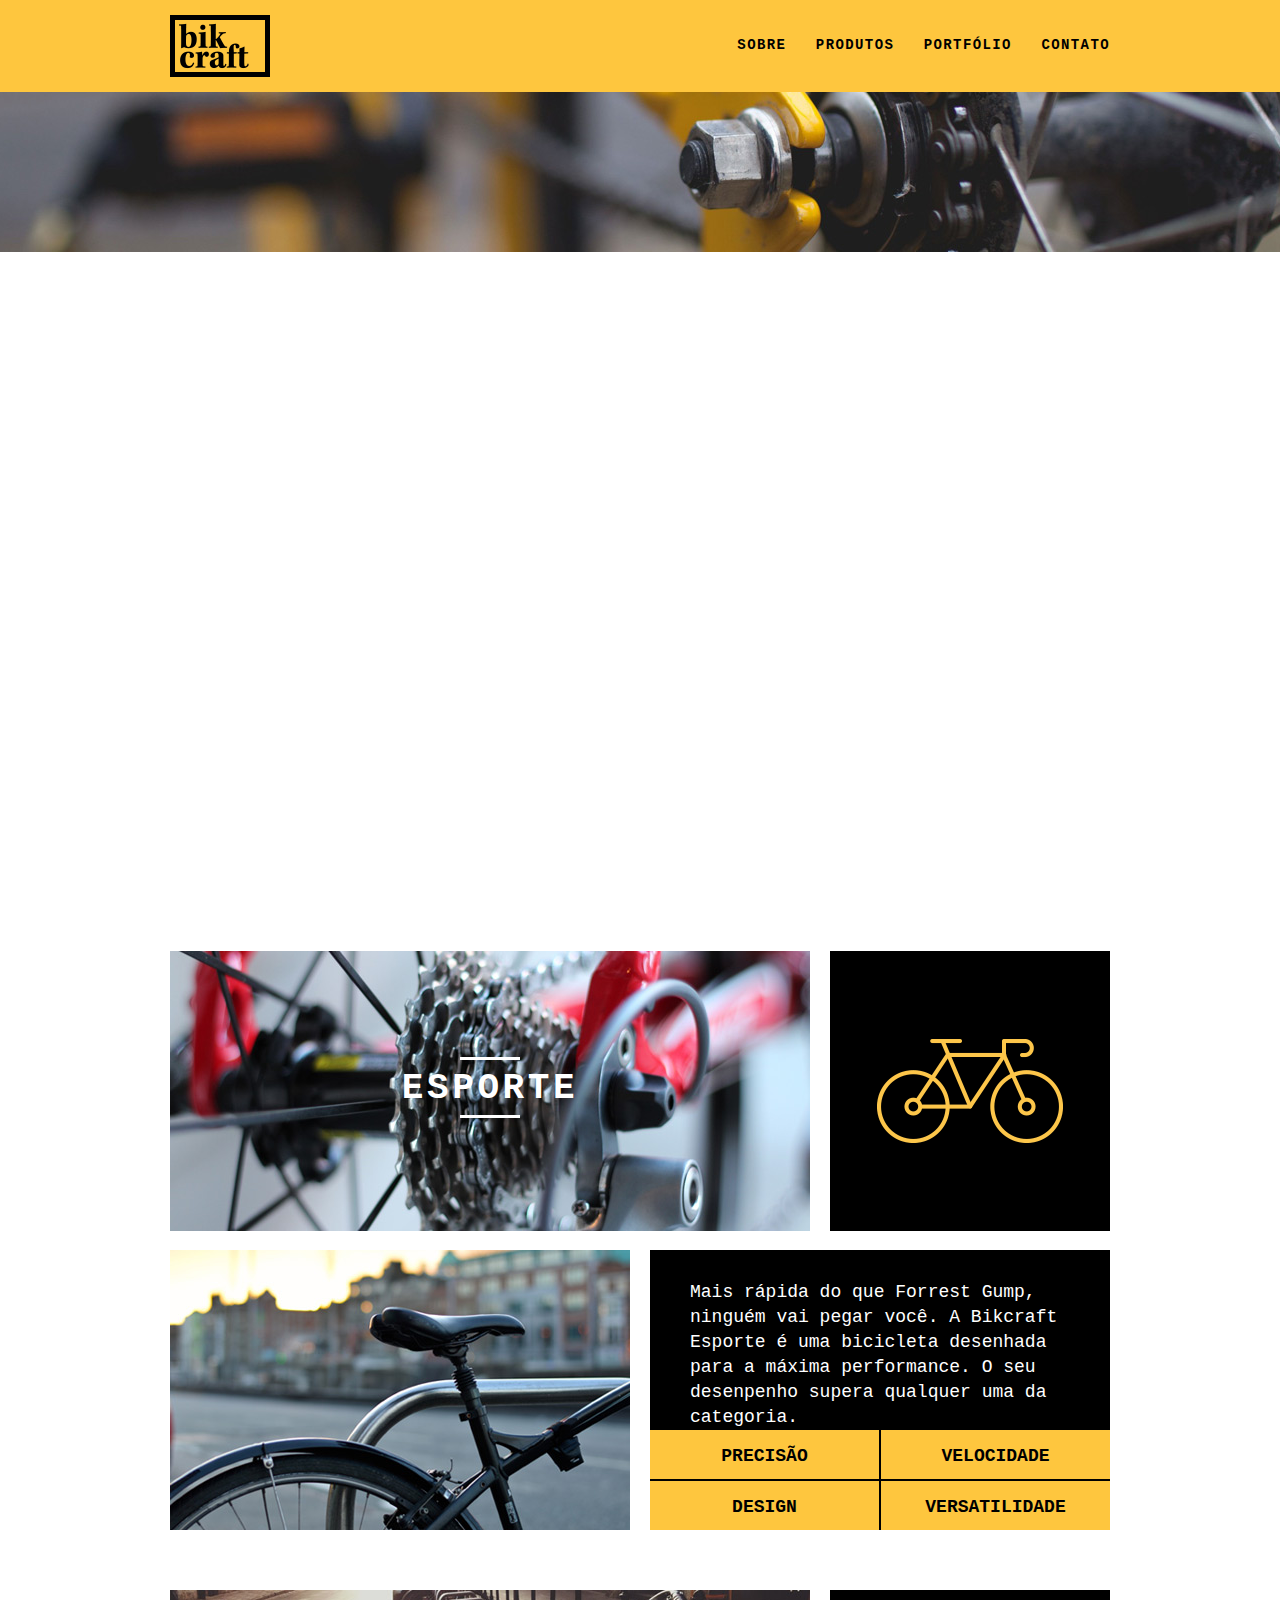
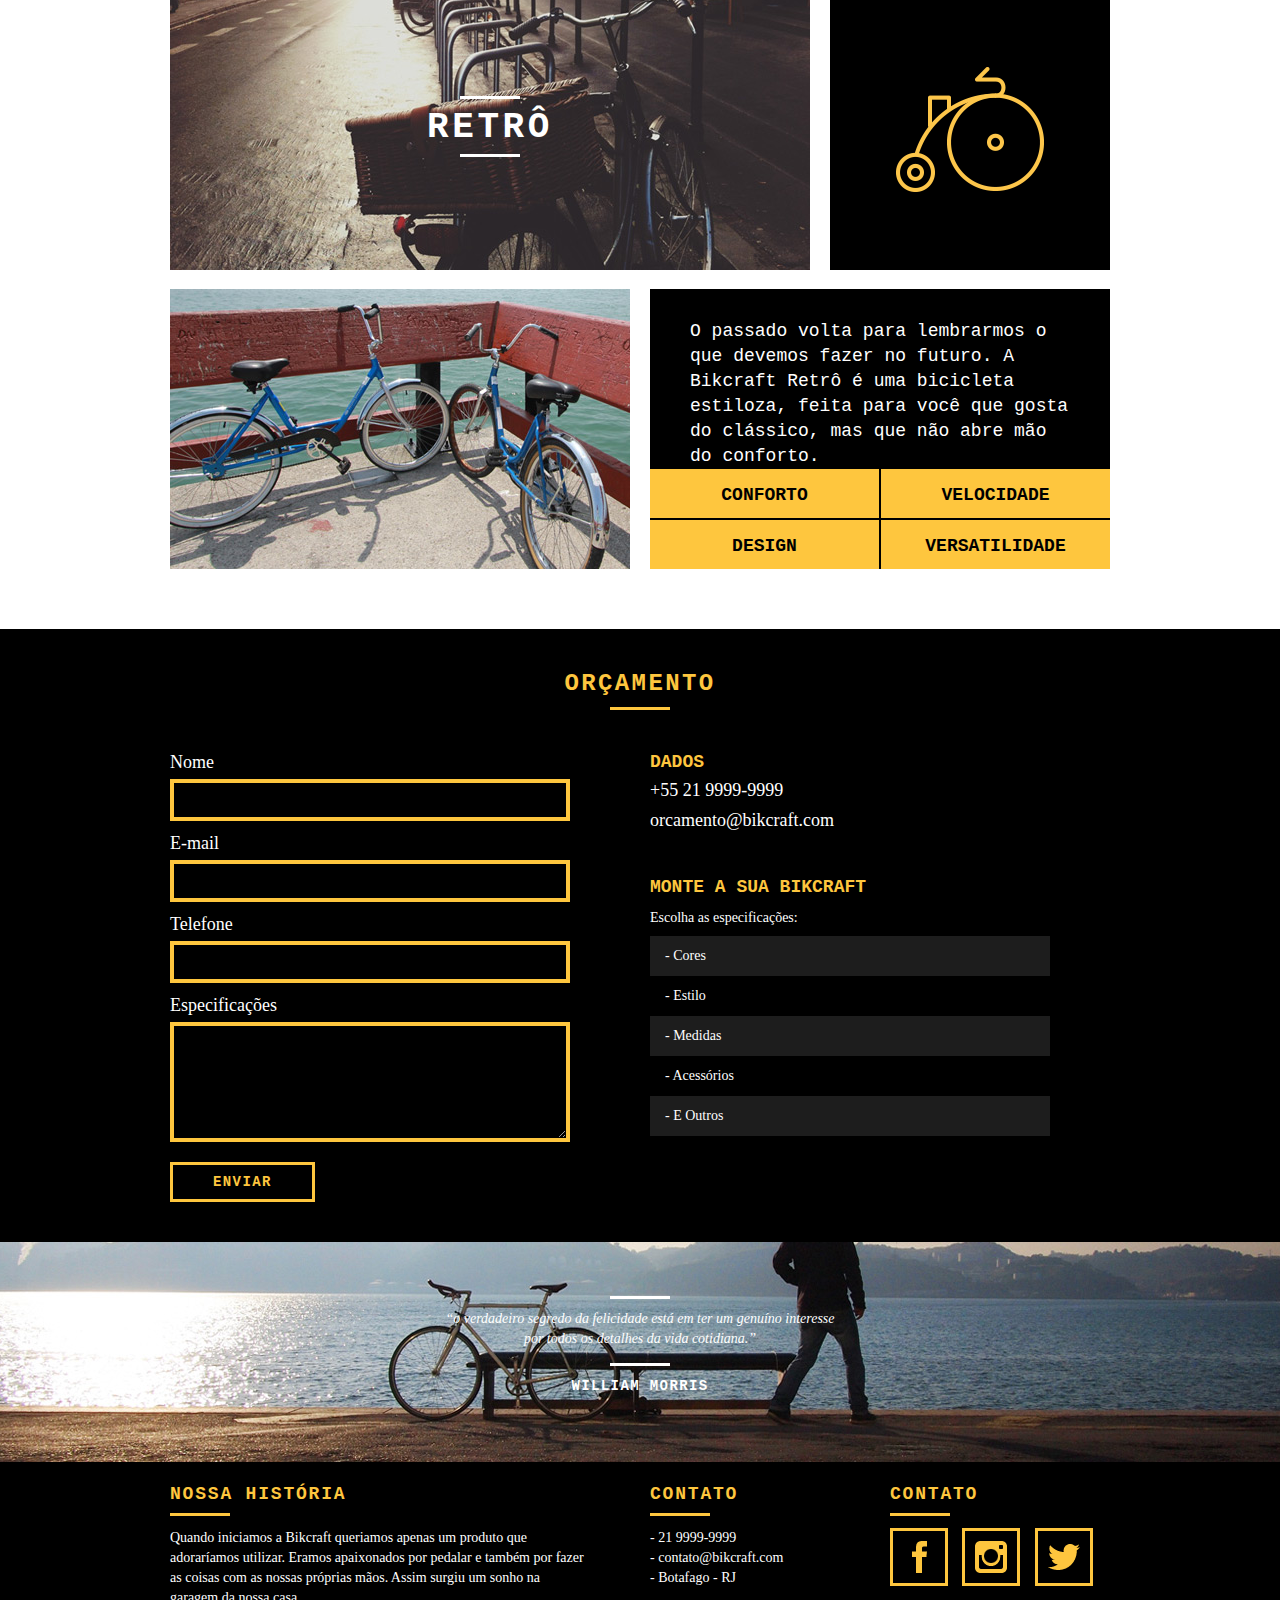
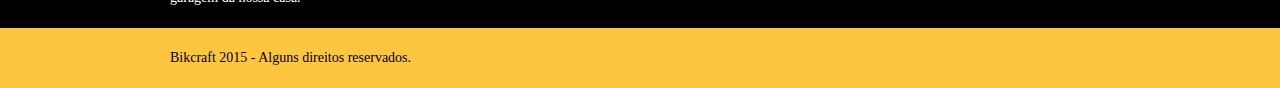
<file: bikcraft/produtos.html>
<!DOCTYPE html>
<html lang="pt-br">
	<head>
		<meta charset="utf-8">
		<title>Bikcraft - Conheça as linhas Passeio, Retrô e Esporte</title>
		<meta name="description" content="Compre a sua bicicleta personalizada na Bikcraft. Possuímos modelos Passeio, Retrô e Esporte.">

		<meta property="og:type" content="website"/>
		<meta property="og:title" content="Bikcraft - Conheça as linhas Passeio, Retrô e Esporte"/>
		<meta property="og:description" content="Compre a sua bicicleta personalizada na Bikcraft. Possuímos modelos Passeio, Retrô e Esporte."/>
		<meta property="og:url" content="http://bikcraft.com/produtos.html"/>
		<meta property="og:image" content="http://bikcraft.com/img/og-image.png"/>

		<meta name="viewport" content="width=device-width, initial-scale=1">

		<link rel="shortcut icon" href="favicon.ico">

		<link rel="stylesheet" href="css/style.css">
		<script src="js/libs/modernizr.custom.45655.js"></script>
	</head>
	<body>

		<header class="header">
			<div class="container">
				<a href="index.html" class="grid-4">
					<img src="img/bikcraft.png" alt="Bikcraft">
				</a>
				<nav class="grid-12 header_menu">
					<ul>
						<li><a href="sobre.html">Sobre</a></li>
						<li><a href="produtos.html" class="menu_ativo">Produtos</a></li>
						<li><a href="portfolio.html">Portfólio</a></li>
						<li><a href="contato.html">Contato</a></li>
					</ul>
				</nav>
			</div>
		</header>

		<section class="introducao-interna interna_produtos">
			<div class="container">
				<h1>Produtos</h1>
				<p>conheça todos os nossos produtos</p>
			</div>
		</section>

		<section class="container produto_item animar-interno">
			<div class="grid-11">
				<img src="img/produtos/bikcraft-passeio-1.jpg" alt="Bikcraft Passeio">
				<h2>Passeio</h2>
			</div>
			<div class="grid-5 produto_icone"><img src="img/produtos/passeio.png" alt="Icone Passeio"></div>
			<div class="grid-8"><img src="img/produtos/bikcraft-passeio-2.jpg" alt="Bikcraft Passeio"></div>
			<div class="grid-8 produto_info">
				<p>Muito melhor do que passear pela orla a vidros fechados. A Bikcraft Passeio é uma bicicleta que une conforto e praticidade para o seu dia a dia. Você nunca mais vai querer saber de outra.</p>
				<ul>
					<li>Conforto</li>
					<li>Praticidade</li>
					<li>Design</li>
					<li>Versatilidade</li>
				</ul>
			</div>
		</section>

		<section class="container produto_item">
			<div class="grid-11">
				<img src="img/produtos/bikcraft-esporte-1.jpg" alt="Bikcraft Esporte">
				<h2>Esporte</h2>
			</div>
			<div class="grid-5 produto_icone"><img src="img/produtos/esporte.png" alt="Icone Esporte"></div>
			<div class="grid-8"><img src="img/produtos/bikcraft-esporte-2.jpg" alt="Bikcraft Esporte"></div>
			<div class="grid-8 produto_info">
				<p>Mais rápida do que Forrest Gump, ninguém vai pegar você. A Bikcraft Esporte é uma bicicleta desenhada para a máxima performance. O seu desenpenho supera qualquer uma da categoria.</p>
				<ul>
					<li>Precisão</li>
					<li>Velocidade</li>
					<li>Design</li>
					<li>Versatilidade</li>
				</ul>
			</div>
		</section>

		<section class="container produto_item">
			<div class="grid-11">
				<img src="img/produtos/bikcraft-retro-1.jpg" alt="Bikcraft Retrô">
				<h2>Retrô</h2>
			</div>
			<div class="grid-5 produto_icone"><img src="img/produtos/retro.png" alt="Icone Retrô"></div>
			<div class="grid-8"><img src="img/produtos/bikcraft-retro-2.jpg" alt="Bikcraft Retrô"></div>
			<div class="grid-8 produto_info">
				<p>O passado volta para lembrarmos o que devemos fazer no futuro. A Bikcraft Retrô é uma bicicleta estiloza, feita para você que gosta do clássico, mas que não abre mão do conforto.</p>
				<ul>
					<li>Conforto</li>
					<li>Velocidade</li>
					<li>Design</li>
					<li>Versatilidade</li>
				</ul>
			</div>
		</section>

		<section class="orcamento">
			<div class="container">
				<h2 class="subtitulo">Orçamento</h2>
				<form action="enviar.php" method="post" name="form" class="formphp form grid-8">
					<label for="nome">Nome</label>
					<input id="nome" name="nome" type="text">
					<label for="email">E-mail</label>
					<input id="email" name="email" type="text">
					<label for="telefone">Telefone</label>
					<input id="telefone" name="telefone" type="text">

					<label class="nao-aparece">Se você não é um robô, deixe em branco.</label>
					<input type="text" class="nao-aparece" name="leaveblank">
					<label class="nao-aparece">Se você não é um robô, não mude este campo.</label>
					<input type="text" class="nao-aparece" name="dontchange" value="http://" >

					<label for="mensagem">Especificações</label>
					<textarea name="mensagem" id="mensagem"></textarea>

					<button id="enviar" name="enviar" type="submit" class="btn">Enviar</button>
				</form>
				<div class="orcamento_dados grid-8">
					<h3>Dados</h3>
					<span>+55 21 9999-9999</span>
					<span>orcamento@bikcraft.com</span>
					<h3>Monte a sua Bikcraft</h3>
					<p>Escolha as especificações:</p>
					<ul>
						<li>- Cores</li>
    				<li>- Estilo</li>
    				<li>- Medidas</li>
   					<li>- Acessórios</li>
    				<li>- E Outros</li>
					</ul>
				</div>
			</div>
		</section>

		<div class="quebra">
			<blockquote class="quote-externo container">
				<p>“o verdadeiro segredo da felicidade está em ter um genuíno interesse por todos os detalhes da vida cotidiana.”</p>
				<cite>WILLIAM MORRIS</cite>
			</blockquote>
		</div>

		<footer>
			<div class="footer">
				<div class="container">

					<div class="grid-8 footer_historia">
						<h3>Nossa História</h3>
						<p>Quando iniciamos a Bikcraft queriamos apenas um produto que adoraríamos utilizar. Eramos apaixonados por pedalar e também por fazer as coisas com as nossas próprias mãos. Assim surgiu um sonho na garagem da nossa casa.</p>
					</div>

					<div class="grid-4 footer_contato">
						<h3>Contato</h3>
						<ul>
							<li>- 21 9999-9999</li>
							<li>- contato@bikcraft.com</li>
							<li>- Botafago - RJ</li>
						</ul>
					</div>

					<div class="grid-4 footer_redes">
						<h3>Contato</h3>
						<ul>
							<li><a href="http://facebook.com" target="_blank"><img src="img/redes-sociais/facebook.png" alt="Facebook Bikcraft"></a></li>
							<li><a href="http://instagram.com" target="_blank"><img src="img/redes-sociais/instagram.png" alt="Instagram Bikcraft"></a></li>
							<li><a href="http://twitter.com" target="_blank"><img src="img/redes-sociais/twitter.png" alt="Twitter Bikcraft"></a></li>
						</ul>
					</div>

				</div>
			</div>

			<div class="copy">
				<div class="container">
					<p class="grid-16">Bikcraft 2015 - Alguns direitos reservados.</p>
				</div>
			</div>
		</footer>

	<!-- JavaScript -->
	<script src="//ajax.googleapis.com/ajax/libs/jquery/1.11.2/jquery.min.js"></script>
	<script>window.jQuery || document.write('<script src="js/libs/jquery-1.11.2.min.js"><\/script>')</script>
	<script src="js/plugins.js"></script>
	<script src="js/main.js"></script>
	<!-- JavaScript -->

	</body>
</html>
</file>
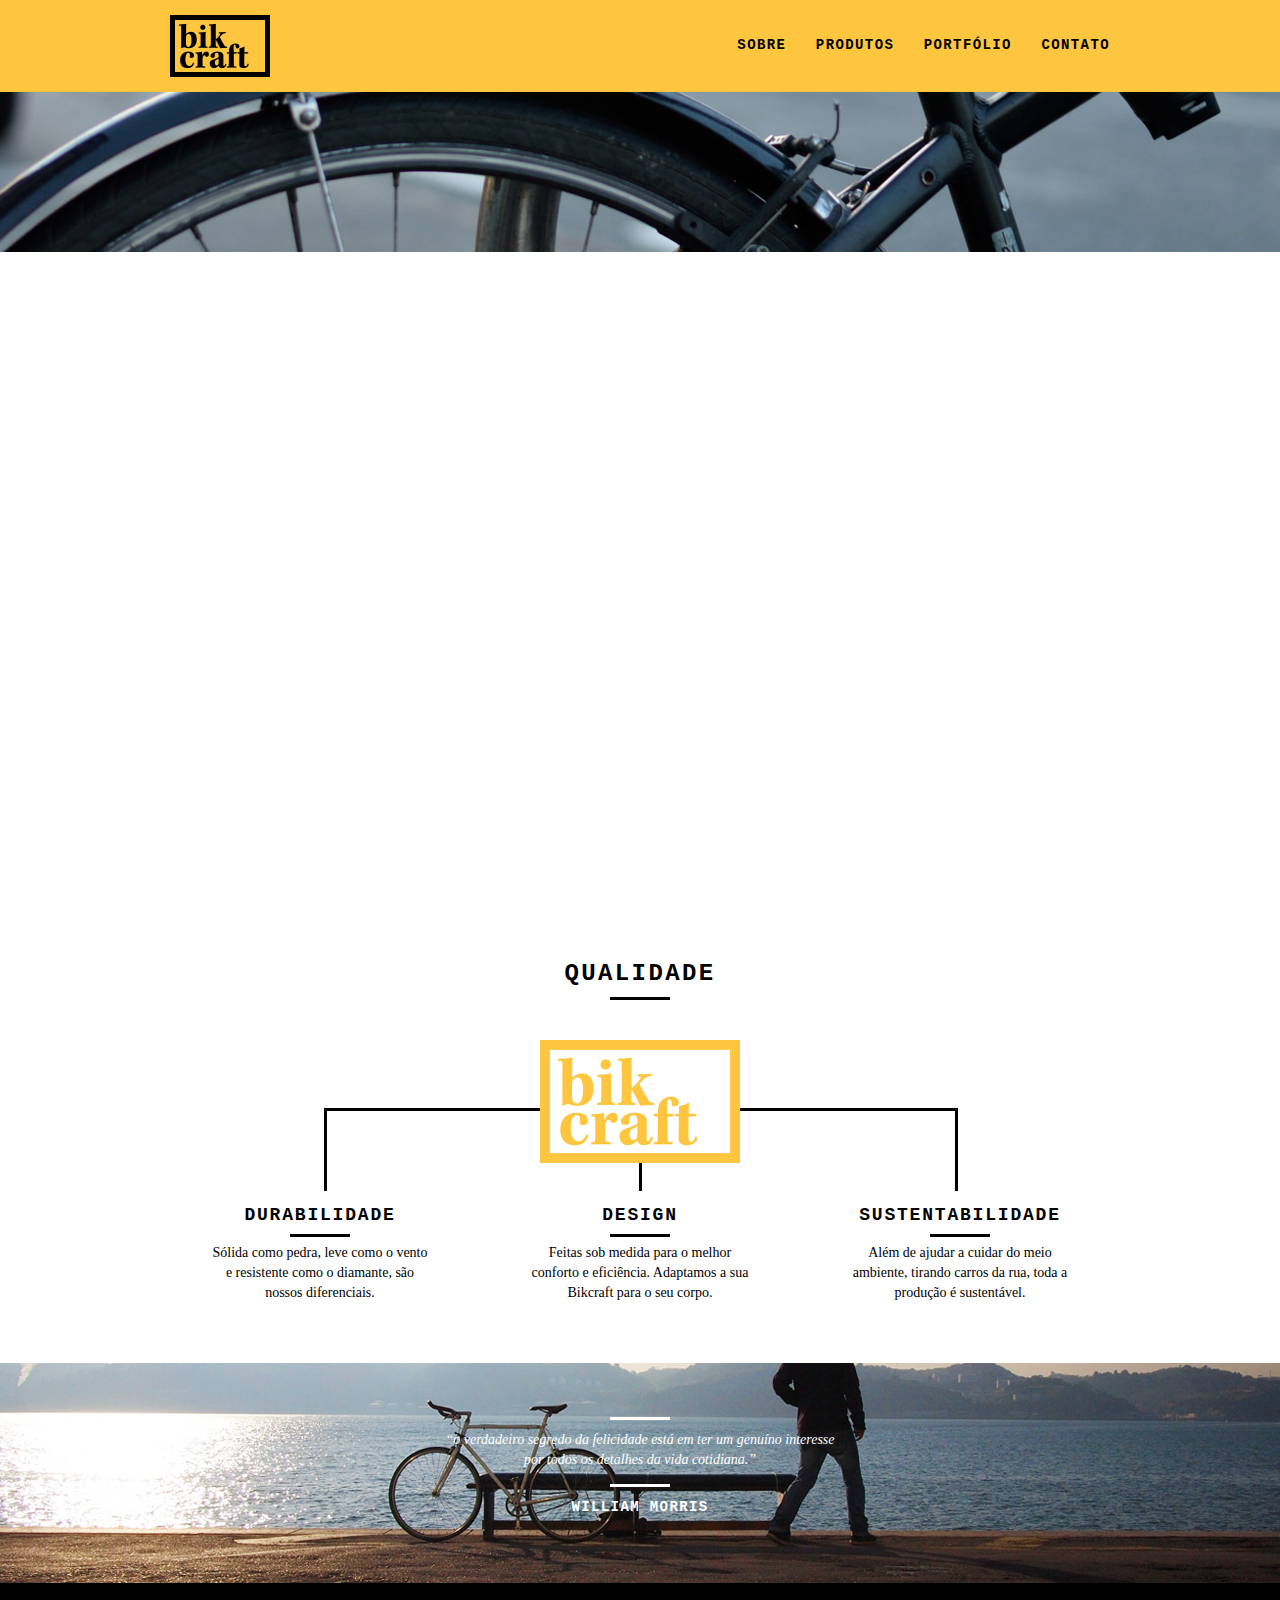
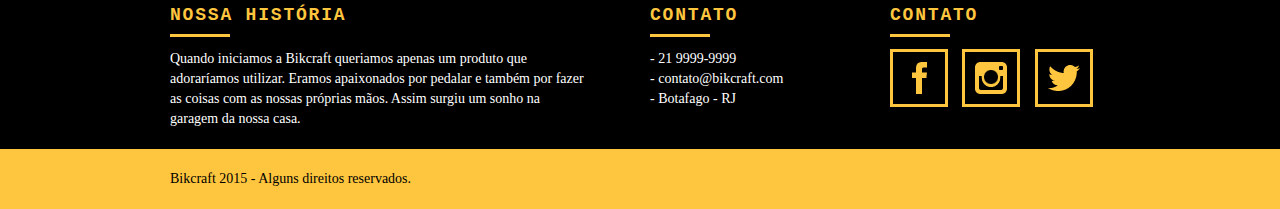
<file: bikcraft/sobre.html>
<!DOCTYPE html>
<html lang="pt-br">
	<head>
		<meta charset="utf-8">
		<title>Bikcraft - Saiba mais sobre a gente</title>
		<meta name="description" content="Compre a sua bicicleta personalizada na Bikcraft. Possuímos modelos Passeio, Retrô e Esporte.">

		<meta property="og:type" content="website"/>
		<meta property="og:title" content="Bikcraft - Saiba mais sobre a gente"/>
		<meta property="og:description" content="Compre a sua bicicleta personalizada na Bikcraft. Possuímos modelos Passeio, Retrô e Esporte."/>
		<meta property="og:url" content="http://bikcraft.com/sobre.html"/>
		<meta property="og:image" content="http://bikcraft.com/img/og-image.png"/>

		<meta name="viewport" content="width=device-width, initial-scale=1">

		<link rel="shortcut icon" href="favicon.ico">


		<link rel="stylesheet" href="css/style.css">
		<script src="js/libs/modernizr.custom.45655.js"></script>
	</head>
	<body>

		<header class="header">
			<div class="container">
				<a href="index.html" class="grid-4">
					<img src="img/bikcraft.png" alt="Bikcraft">
				</a>
				<nav class="grid-12 header_menu">
					<ul>
						<li><a href="sobre.html" class="menu_ativo">Sobre</a></li>
						<li><a href="produtos.html">Produtos</a></li>
						<li><a href="portfolio.html">Portfólio</a></li>
						<li><a href="contato.html">Contato</a></li>
					</ul>
				</nav>
			</div>
		</header>

		<section class="introducao-interna interna_sobre">
			<div class="container">
				<h1>Sobre</h1>
				<p>conheça mais sobre a bikcraft</p>
			</div>
		</section>

		<section class="missao_sobre container animar-interno">
			<div class="grid-10">
				<h2 class="subtitulo-interno">História, Missão e Visão</h2>
				<p>Quando iniciamos a Bikcraft queriamos apenas um produto que adoraríamos utilizar. Eramos apaixonados por pedalar e também por fazer as coisas com as nossas próprias mãos. Assim surgiu um sonho na garagem da nossa casa.</p>
				<p>Conheça os nossos produtos, pergunte para os nossos clientes e descubra a maravilha de ter uma Bikcraft na sua casa.</p>
			</div>
			<div class="grid-6">
				<h2 class="subtitulo-interno">Valores</h2>
				<ul>
					<li>- Qualidade no processo com</li>
					<li>- Foco no cliente sem perder a</li>
					<li>- Diversão, preservando a</li>
					<li>- Natureza com sustentabilidade</li>
				</ul>
			</div>

			<div class="grid-16 foto-equipe">
				<img src="img/equipe-bikcraft.jpg" alt="Equipe Bikcraft">
			</div>

		</section>

		<section class="qualidade container">
			<h2 class="subtitulo">Qualidade</h2>
			<img src="img/bikcraft-qualidade.png" alt="Bikcraft">
			<ul class="qualidade_lista">
				<li class="grid-1-3">
					<h3>Durabilidade</h3>
					<p>Sólida como pedra, leve como o vento e resistente como o diamante, são nossos diferenciais.</p>
				</li>
				<li class="grid-1-3">
					<h3>Design</h3>
					<p>Feitas sob medida para o melhor conforto e eficiência. Adaptamos a sua Bikcraft para o seu corpo.</p>
				</li>
				<li class="grid-1-3">
					<h3>Sustentabilidade</h3>
					<p>Além de ajudar a cuidar do meio ambiente, tirando carros da rua, toda a produção é sustentável.</p>
				</li>
			</ul>
		</section>

		<div class="quebra">
			<blockquote class="quote-externo container">
				<p>“o verdadeiro segredo da felicidade está em ter um genuíno interesse por todos os detalhes da vida cotidiana.”</p>
				<cite>WILLIAM MORRIS</cite>
			</blockquote>
		</div>

		<footer>
			<div class="footer">
				<div class="container">

					<div class="grid-8 footer_historia">
						<h3>Nossa História</h3>
						<p>Quando iniciamos a Bikcraft queriamos apenas um produto que adoraríamos utilizar. Eramos apaixonados por pedalar e também por fazer as coisas com as nossas próprias mãos. Assim surgiu um sonho na garagem da nossa casa.</p>
					</div>

					<div class="grid-4 footer_contato">
						<h3>Contato</h3>
						<ul>
							<li>- 21 9999-9999</li>
							<li>- contato@bikcraft.com</li>
							<li>- Botafago - RJ</li>
						</ul>
					</div>

					<div class="grid-4 footer_redes">
						<h3>Contato</h3>
						<ul>
							<li><a href="http://facebook.com" target="_blank"><img src="img/redes-sociais/facebook.png" alt="Facebook Bikcraft"></a></li>
							<li><a href="http://instagram.com" target="_blank"><img src="img/redes-sociais/instagram.png" alt="Instagram Bikcraft"></a></li>
							<li><a href="http://twitter.com" target="_blank"><img src="img/redes-sociais/twitter.png" alt="Twitter Bikcraft"></a></li>
						</ul>
					</div>

				</div>
			</div>

			<div class="copy">
				<div class="container">
					<p class="grid-16">Bikcraft 2015 - Alguns direitos reservados.</p>
				</div>
			</div>
		</footer>

	<!-- JavaScript -->
	<script src="//ajax.googleapis.com/ajax/libs/jquery/1.11.2/jquery.min.js"></script>
	<script>window.jQuery || document.write('<script src="js/libs/jquery-1.11.2.min.js"><\/script>')</script>
	<script src="js/plugins.js"></script>
	<script src="js/main.js"></script>
	<!-- JavaScript -->

	</body>
</html>
</file>
<file: css/style.css>
p {
  color: blue;
  background: gray;
}

a {
  display: block;
  width: 200px;
  height: 40px;
}

div {
  background: #999;
  height: 200px;
  width: 200px;
}
div a {
  color: red;
}

/*# sourceMappingURL=style.css.map */
</file>
<file: cap_nesting/css/style.css>
@charset "UTF-8";
/* 
include chapters:
  - nesting
  - mixins
  - extends
  - operators
  - condicionals

*/
/* %clearfix::after {
  content: '';
  display: table;
  clear: both;
}

div {
  @extend %clearfix;
}

section {
  @extend %clearfix;
}

.erro {
  color: red;
  font-weight: bold;
}

.button-erro {
  @extend .erro;
  padding: 20px;
  width: 200px;
}

// operadores
$distance: 20px;

div {
  $width: 400px;
  width: $width - 2 * $distance;
  padding: $distance;
  height: $width / 2;
  // background: #333 + #777; só pra saber que existe soma de cores
}

p {
  font-size: 10px + 10;
  width: 400px - 40;
}
 */
/* // conditional
$theme: ocean;
$primary-color: black;  // se o theme estive com algo que não possui no if, sera colocado as cores definidas inicialmente nas variaveis
$secondary-color: gray;

@if $theme == ocean {
  $primary-color: blue;
  $secondary-color: orange;
} @else if $theme == desert {
  $primary-color: yellow;
  $secondary-color: purple;
}

p {
  color: $primary-color;
  background: $secondary-color;
} */
div {
  width: 33%;
}

p {
  font-family: monospace;
  font-weight: normal;
  font-size: 1em;
}

div {
  width: 100%;
}
@media (max-width: 600px) {
  div {
    width: 80%;
  }
}
@media (max-width: 300px) {
  div {
    width: 60%;
  }
}

div {
  width: 400px;
  height: 600px;
}

section {
  max-width: 600px;
  margin: 0 auto;
  box-sizing: border-box;
  -moz-box-sizing: border-box;
  -webkit-box-sizing: border-box;
}

.modal {
  box-shadow: 10px 10px 0 0 rgba(0, 0, 0, 0.5), 15px 15px 0 0 rgba(0, 0, 0, 0.5), 20px 20px 0 0 rgba(0, 0, 0, 0.5);
  -moz-box-shadow: 10px 10px 0 0 rgba(0, 0, 0, 0.5), 15px 15px 0 0 rgba(0, 0, 0, 0.5), 20px 20px 0 0 rgba(0, 0, 0, 0.5);
  -webkit-box-shadow: 10px 10px 0 0 rgba(0, 0, 0, 0.5), 15px 15px 0 0 rgba(0, 0, 0, 0.5), 20px 20px 0 0 rgba(0, 0, 0, 0.5);
}
.modal h1 {
  color: blue;
  font-family: monospace;
  margin-bottom: 60px;
  font-size: 4em;
  font-weight: bold;
  font-family: monospace;
  line-height: 1;
}
.modal h1::after {
  content: "";
  display: block;
  width: 200px;
  height: 4px;
  background: blue;
}
@media (max-width: 600px) {
  .modal h1 {
    color: green;
    font-size: 2em;
  }
}
.modal p {
  font-size: 1.2em;
  font-family: monospace;
  font-style: italic;
  line-height: 1.4;
  max-width: 400px;
}
@media (max-width: 600px) {
  .modal p {
    font-size: 0.8em;
  }
}
.modal a {
  display: block;
  max-width: 120px;
  padding: 10px;
  border-radius: 4px;
  text-align: center;
  background: blue;
  color: white;
  text-decoration: none;
  text-transform: uppercase;
  font-family: monospace;
}

ul {
  text-align: center;
}
ul li {
  display: inline-block;
  list-style: none;
  font-size: 2.25em;
}
ul li a {
  display: block;
  padding: 20px;
  text-decoration: none;
  background: blue;
  color: white;
  font-size: 0.4444444444em;
}
ul li a:hover {
  background: rgba(0, 0, 255, 0.5);
}

/* 
Comentários

- Boa prática deixa no máximo 3 niveis de nesting, senão o codigo começa a ficar bagunçado.



*/

/*# sourceMappingURL=style.css.map */
</file>
<file: cap_variables/css/style.css>
section {
  max-width: 600px;
  margin: 0 auto;
}

h1 {
  color: #84E;
  font-family: monospace;
  margin-bottom: 20px;
}

p {
  font-size: 1.2em;
  line-height: 1.4;
  max-width: 400px;
  font-family: monospace;
}

a {
  display: block;
  max-width: 120px;
  padding: 10px;
  border-radius: 4px;
  text-align: center;
  background: #84E;
  color: white;
  text-decoration: none;
  text-transform: uppercase;
  font-family: monospace;
}

/*# sourceMappingURL=style.css.map */
</file>
<file: bikcraft/css/style.css>
@charset "UTF-8";
/*! normalize.css v3.0.2 | MIT License | git.io/normalize */
/**
 * 1. Set default font family to sans-serif.
 * 2. Prevent iOS text size adjust after orientation change, without disabling
 *    user zoom.
 */
html {
  font-family: sans-serif;
  /* 1 */
  -ms-text-size-adjust: 100%;
  /* 2 */
  -webkit-text-size-adjust: 100%;
  /* 2 */
}

/**
 * Remove default margin.
 */
body {
  margin: 0;
}

/* HTML5 display definitions
   ========================================================================== */
/**
 * Correct `block` display not defined for any HTML5 element in IE 8/9.
 * Correct `block` display not defined for `details` or `summary` in IE 10/11
 * and Firefox.
 * Correct `block` display not defined for `main` in IE 11.
 */
article,
aside,
details,
figcaption,
figure,
footer,
header,
hgroup,
main,
menu,
nav,
section,
summary {
  display: block;
}

/**
 * 1. Correct `inline-block` display not defined in IE 8/9.
 * 2. Normalize vertical alignment of `progress` in Chrome, Firefox, and Opera.
 */
audio,
canvas,
progress,
video {
  display: inline-block;
  /* 1 */
  vertical-align: baseline;
  /* 2 */
}

/**
 * Prevent modern browsers from displaying `audio` without controls.
 * Remove excess height in iOS 5 devices.
 */
audio:not([controls]) {
  display: none;
  height: 0;
}

/**
 * Address `[hidden]` styling not present in IE 8/9/10.
 * Hide the `template` element in IE 8/9/11, Safari, and Firefox < 22.
 */
[hidden],
template {
  display: none;
}

/* Links
   ========================================================================== */
/**
 * Remove the gray background color from active links in IE 10.
 */
a {
  background-color: transparent;
}

/**
 * Improve readability when focused and also mouse hovered in all browsers.
 */
a:active,
a:hover {
  outline: 0;
}

/* Text-level semantics
   ========================================================================== */
/**
 * Address styling not present in IE 8/9/10/11, Safari, and Chrome.
 */
abbr[title] {
  border-bottom: 1px dotted;
}

/**
 * Address style set to `bolder` in Firefox 4+, Safari, and Chrome.
 */
b,
strong {
  font-weight: bold;
}

/**
 * Address styling not present in Safari and Chrome.
 */
dfn {
  font-style: italic;
}

/**
 * Address variable `h1` font-size and margin within `section` and `article`
 * contexts in Firefox 4+, Safari, and Chrome.
 */
h1 {
  font-size: 2em;
  margin: 0.67em 0;
}

/**
 * Address styling not present in IE 8/9.
 */
mark {
  background: #ff0;
  color: #000;
}

/**
 * Address inconsistent and variable font size in all browsers.
 */
small {
  font-size: 80%;
}

/**
 * Prevent `sub` and `sup` affecting `line-height` in all browsers.
 */
sub,
sup {
  font-size: 75%;
  line-height: 0;
  position: relative;
  vertical-align: baseline;
}

sup {
  top: -0.5em;
}

sub {
  bottom: -0.25em;
}

/* Embedded content
   ========================================================================== */
/**
 * Remove border when inside `a` element in IE 8/9/10.
 */
img {
  border: 0;
}

/**
 * Correct overflow not hidden in IE 9/10/11.
 */
svg:not(:root) {
  overflow: hidden;
}

/* Grouping content
   ========================================================================== */
/**
 * Address margin not present in IE 8/9 and Safari.
 */
figure {
  margin: 1em 40px;
}

/**
 * Address differences between Firefox and other browsers.
 */
hr {
  -moz-box-sizing: content-box;
  box-sizing: content-box;
  height: 0;
}

/**
 * Contain overflow in all browsers.
 */
pre {
  overflow: auto;
}

/**
 * Address odd `em`-unit font size rendering in all browsers.
 */
code,
kbd,
pre,
samp {
  font-family: monospace, monospace;
  font-size: 1em;
}

/* Forms
   ========================================================================== */
/**
 * Known limitation: by default, Chrome and Safari on OS X allow very limited
 * styling of `select`, unless a `border` property is set.
 */
/**
 * 1. Correct color not being inherited.
 *    Known issue: affects color of disabled elements.
 * 2. Correct font properties not being inherited.
 * 3. Address margins set differently in Firefox 4+, Safari, and Chrome.
 */
button,
input,
optgroup,
select,
textarea {
  color: inherit;
  /* 1 */
  font: inherit;
  /* 2 */
  margin: 0;
  /* 3 */
}

/**
 * Address `overflow` set to `hidden` in IE 8/9/10/11.
 */
button {
  overflow: visible;
}

/**
 * Address inconsistent `text-transform` inheritance for `button` and `select`.
 * All other form control elements do not inherit `text-transform` values.
 * Correct `button` style inheritance in Firefox, IE 8/9/10/11, and Opera.
 * Correct `select` style inheritance in Firefox.
 */
button,
select {
  text-transform: none;
}

/**
 * 1. Avoid the WebKit bug in Android 4.0.* where (2) destroys native `audio`
 *    and `video` controls.
 * 2. Correct inability to style clickable `input` types in iOS.
 * 3. Improve usability and consistency of cursor style between image-type
 *    `input` and others.
 */
button,
html input[type=button],
input[type=reset],
input[type=submit] {
  -webkit-appearance: button;
  /* 2 */
  cursor: pointer;
  /* 3 */
}

/**
 * Re-set default cursor for disabled elements.
 */
button[disabled],
html input[disabled] {
  cursor: default;
}

/**
 * Remove inner padding and border in Firefox 4+.
 */
button::-moz-focus-inner,
input::-moz-focus-inner {
  border: 0;
  padding: 0;
}

/**
 * Address Firefox 4+ setting `line-height` on `input` using `!important` in
 * the UA stylesheet.
 */
input {
  line-height: normal;
}

/**
 * It's recommended that you don't attempt to style these elements.
 * Firefox's implementation doesn't respect box-sizing, padding, or width.
 *
 * 1. Address box sizing set to `content-box` in IE 8/9/10.
 * 2. Remove excess padding in IE 8/9/10.
 */
input[type=checkbox],
input[type=radio] {
  box-sizing: border-box;
  /* 1 */
  padding: 0;
  /* 2 */
}

/**
 * Fix the cursor style for Chrome's increment/decrement buttons. For certain
 * `font-size` values of the `input`, it causes the cursor style of the
 * decrement button to change from `default` to `text`.
 */
input[type=number]::-webkit-inner-spin-button,
input[type=number]::-webkit-outer-spin-button {
  height: auto;
}

/**
 * 1. Address `appearance` set to `searchfield` in Safari and Chrome.
 * 2. Address `box-sizing` set to `border-box` in Safari and Chrome
 *    (include `-moz` to future-proof).
 */
input[type=search] {
  -webkit-appearance: textfield;
  /* 1 */
  -moz-box-sizing: content-box;
  -webkit-box-sizing: content-box;
  /* 2 */
  box-sizing: content-box;
}

/**
 * Remove inner padding and search cancel button in Safari and Chrome on OS X.
 * Safari (but not Chrome) clips the cancel button when the search input has
 * padding (and `textfield` appearance).
 */
input[type=search]::-webkit-search-cancel-button,
input[type=search]::-webkit-search-decoration {
  -webkit-appearance: none;
}

/**
 * Define consistent border, margin, and padding.
 */
fieldset {
  border: 1px solid #c0c0c0;
  margin: 0 2px;
  padding: 0.35em 0.625em 0.75em;
}

/**
 * 1. Correct `color` not being inherited in IE 8/9/10/11.
 * 2. Remove padding so people aren't caught out if they zero out fieldsets.
 */
legend {
  border: 0;
  /* 1 */
  padding: 0;
  /* 2 */
}

/**
 * Remove default vertical scrollbar in IE 8/9/10/11.
 */
textarea {
  overflow: auto;
}

/**
 * Don't inherit the `font-weight` (applied by a rule above).
 * NOTE: the default cannot safely be changed in Chrome and Safari on OS X.
 */
optgroup {
  font-weight: bold;
}

/* Tables
   ========================================================================== */
/**
 * Remove most spacing between table cells.
 */
table {
  border-collapse: collapse;
  border-spacing: 0;
}

td,
th {
  padding: 0;
}

/* ==========================================================================
   Reset
   ========================================================================== */
/**
 * Remove anchor text-decoration
 */
a {
  text-decoration: none;
}

/**
 * Remove list-style
 */
ol, ul {
  list-style: none;
}

html, body, div, span, iframe, h1, h2, h3, h4, h5, h6, p, blockquote, a, em, img, dl, dt, dd, ol, ul, li, fieldset, form, label, legend, article, footer, header, nav, section, main {
  margin: 0;
  padding: 0;
  border: 0;
  vertical-align: baseline;
}

h1, h2, h3, h4, h5, h6, p, a, ul {
  font-size: 1em;
  font-weight: normal;
}

*, *:before, *:after {
  -webkit-box-sizing: border-box;
  -moz-box-sizing: border-box;
  box-sizing: border-box;
}

.grid-1-3, .grid-16, .grid-15, .grid-14, .grid-13, .grid-12, .grid-11, .grid-10, .grid-9, .grid-8, .grid-7, .grid-6, .grid-5, .grid-4, .grid-3, .grid-2, .grid-1 {
  float: left;
  margin-left: 10px;
  margin-right: 10px;
}

.grid-1 {
  width: 40px;
}

.grid-2 {
  width: 100px;
}

.grid-3 {
  width: 160px;
}

.grid-4 {
  width: 220px;
}

.grid-5 {
  width: 280px;
}

.grid-6 {
  width: 340px;
}

.grid-7 {
  width: 400px;
}

.grid-8 {
  width: 460px;
}

.grid-9 {
  width: 520px;
}

.grid-10 {
  width: 580px;
}

.grid-11 {
  width: 640px;
}

.grid-12 {
  width: 700px;
}

.grid-13 {
  width: 760px;
}

.grid-14 {
  width: 820px;
}

.grid-15 {
  width: 880px;
}

.grid-16 {
  width: 940px;
}

.grid-1-3 {
  width: 300px;
}

.container {
  width: 960px;
  margin: 0 auto;
  padding: 0px;
  position: relative;
}

.container:after, .container:before {
  content: " ";
  display: table;
}

.container:after {
  clear: both;
}

@media only screen and (min-width: 768px) and (max-width: 959px) {
  .grid-1 {
    width: 28px;
  }

  .grid-2 {
    width: 76px;
  }

  .grid-3 {
    width: 124px;
  }

  .grid-4 {
    width: 172px;
  }

  .grid-5 {
    width: 220px;
  }

  .grid-6 {
    width: 268px;
  }

  .grid-7 {
    width: 316px;
  }

  .grid-8 {
    width: 364px;
  }

  .grid-9 {
    width: 412px;
  }

  .grid-10 {
    width: 460px;
  }

  .grid-11 {
    width: 508px;
  }

  .grid-12 {
    width: 556px;
  }

  .grid-13 {
    width: 604px;
  }

  .grid-14 {
    width: 652px;
  }

  .grid-15 {
    width: 700px;
  }

  .grid-16 {
    width: 748px;
  }

  .grid-1-3 {
    width: 236px;
  }

  .container {
    width: 768px;
  }
}
@media only screen and (max-width: 767px) {
  .grid-1-3, .grid-16, .grid-15, .grid-14, .grid-13, .grid-12, .grid-11, .grid-10, .grid-9, .grid-8, .grid-7, .grid-6, .grid-5, .grid-4, .grid-3, .grid-2, .grid-1 {
    width: 300px;
    margin: 0 0 20px 0;
    float: none;
  }

  .container {
    width: 300px;
  }

  .grid-1, .grid-2, .grid-3, .grid-4, .grid-5, .grid-6, .grid-7, .grid-8, .grid-9, .grid-10, .grid-11, .grid-12, .grid-13, .grid-14, .grid-15, .grid-16, .grid-1-3 {
    width: 300px;
    margin: 0 0 20px 0;
    float: none;
  }
}
/* Estilos Gerais */
body {
  font-family: Arial, Helvetica, sans-serif;
}

p {
  font-family: Georgia, "Times New Roman", Times, serif;
  font-size: 14px;
  line-height: 20px;
}

img {
  display: block;
  max-width: 100%;
}

.formphp label.nao-aparece, .formphp input.nao-aparece {
  display: none !important;
}

#form-erro span, #form-send span {
  margin-bottom: 10px;
  display: block;
  font-family: monospace;
  font-size: 18px;
  line-height: 25px;
}

#form-send {
  color: #31aa39;
}

#form-erro {
  color: #f64540;
}

.btn {
  border: 3px solid #fec63e;
  padding: 10px 30px;
  color: #fec63e;
  text-transform: uppercase;
  font-weight: bold;
  letter-spacing: 0.1em;
  transition: all 0.5s ease;
  font-family: monospace;
  font-size: 14px;
  line-height: 20px;
}

.btn:hover {
  color: #fff;
  border-color: #fff;
}

.btn.btn-preto:hover {
  color: #000;
  border-color: #000;
}

.subtitulo {
  font-weight: bold;
  letter-spacing: 0.1em;
  color: #000;
  text-transform: uppercase;
  text-align: center;
  margin-bottom: 40px;
  font-family: monospace;
  font-size: 24px;
  line-height: 30px;
}

.subtitulo:after {
  content: "";
  display: block;
  width: 60px;
  height: 3px;
  background: #000;
  margin: 8px auto;
}

.subtitulo-interno {
  font-weight: bold;
  letter-spacing: 0.1em;
  color: #000;
  text-transform: uppercase;
  margin-bottom: 20px;
  font-family: monospace;
  font-size: 24px;
  line-height: 30px;
}

.subtitulo-interno:after {
  content: "";
  display: block;
  width: 60px;
  height: 3px;
  background: #000;
  margin: 8px 0;
}

/* Header */
.header {
  position: fixed;
  top: 0;
  width: 100%;
  background: #fec63e;
  /* Amarelo */
  padding: 15px 0;
  z-index: 10;
}
@media only screen and (max-width: 767px) {
  .header {
    position: relative;
    padding-bottom: 0px;
  }
}

@media only screen and (max-width: 767px) {
  .header img {
    margin: 0 auto 10px auto;
    display: none;
  }
}

.header_menu {
  text-align: right;
}
@media only screen and (max-width: 767px) {
  .header_menu {
    text-align: center;
  }
}

.header_menu ul li {
  display: inline-block;
  margin-left: 25px;
  margin-top: 20px;
}
@media only screen and (max-width: 767px) {
  .header_menu ul li {
    margin: 5px;
  }
}

.header_menu ul li a {
  color: #000;
  font-weight: bold;
  text-transform: uppercase;
  letter-spacing: 0.1em;
  padding: 10px 0;
  transition: all 0.3s ease;
  font-family: monospace;
  font-size: 14px;
  line-height: 20px;
}
@media only screen and (max-width: 767px) {
  .header_menu ul li a {
    border: 4px solid #000;
    width: 136px;
    display: block;
    float: left;
  }
}
.header_menu ul li a:hover, .header_menu ul li a a.menu_ativo {
  color: #fff;
}
@media only screen and (max-width: 767px) {
  .header_menu ul li a:hover, .header_menu ul li a a.menu_ativo {
    border-color: #fff;
  }
}

/* Introdução */
.introducao {
  width: 100%;
  height: 380px;
  background: url("../img/bg.jpg") no-repeat center;
  background-size: cover;
  margin-top: 92px;
  text-align: center;
  padding-top: 80px;
}
@media only screen and (max-width: 767px) {
  .introducao {
    margin-top: 0px;
    padding-top: 40px;
    background: url("../img/bg-mobile.jpg") no-repeat center;
    background-size: cover;
  }
}

.introducao h1 {
  color: #fff;
  font-weight: bold;
  text-transform: uppercase;
  font-family: monospace;
  font-size: 48px;
}
@media only screen and (max-width: 767px) {
  .introducao h1 {
    font-size: 36px;
  }
}

.quote-externo {
  max-width: 320px;
  margin: 0 auto;
  margin-bottom: 40px;
  color: #fff;
}

.quote-externo p {
  font-style: italic;
}

.quote-externo p:before, .quote-externo p:after {
  content: "";
  display: block;
  width: 60px;
  height: 3px;
  background: #fff;
  margin: 14px auto 10px auto;
}

.quote-externo cite {
  font-style: normal;
  font-weight: bold;
  letter-spacing: 0.1em;
  font-family: monospace;
  font-size: 14px;
  line-height: 20px;
}

/*Introducao Interna*/
.introducao-interna {
  width: 100%;
  margin-top: 92px;
  height: 160px;
  text-align: center;
  color: #fff;
  padding-top: 30px;
}
@media only screen and (max-width: 767px) {
  .introducao-interna {
    margin-top: 0px;
  }
}

.introducao-interna h1 {
  font-weight: bold;
  text-transform: uppercase;
  font-family: monospace;
  font-size: 36px;
}

.introducao-interna h1:after {
  content: "";
  display: block;
  width: 60px;
  height: 3px;
  background: #fff;
  margin: 6px auto 10px auto;
}

/*Produtos*/
.produtos {
  padding: 60px 0;
}

.produtos_lista li {
  background: #fec63e;
  text-align: center;
}

.produtos_lista li img {
  margin: 0 auto;
}

.produtos_lista li h3 {
  font-weight: bold;
  text-transform: uppercase;
  letter-spacing: 0.1em;
  margin-top: 20px;
  font-family: monospace;
  font-size: 18px;
  line-height: 25px;
}

.produtos_lista li h3:after {
  content: "";
  display: block;
  width: 60px;
  height: 3px;
  background: #000;
  margin: 2px auto;
}

.produtos_lista li p {
  padding: 10px 20px 20px 20px;
}

.produtos_icone {
  background: #000;
  padding: 20px;
}

.call {
  padding-top: 40px;
  text-align: center;
  clear: both;
}
@media only screen and (max-width: 767px) {
  .call {
    padding-top: 10px;
  }
}

.call p {
  margin-bottom: 20px;
}

/*Portfólio*/
.portfolio {
  width: 100%;
  background: #000;
  padding: 40px 0;
}

.portfolio .subtitulo {
  color: #fec63e;
}

.portfolio .subtitulo:after {
  background: #fec63e;
}

.portfolio_lista div:last-of-type {
  margin-top: 20px;
}

.portfolio .call p {
  color: #fff;
}

/*Qualidade*/
.qualidade {
  padding: 60px 0;
}
.qualidade:after {
  content: "";
  width: 634px;
  height: 83px;
  display: block;
  background: url("../img/linhas.png") no-repeat center;
  position: absolute;
  top: 209px;
  right: 162px;
  z-index: -1;
}
@media only screen and (min-width: 768px) and (max-width: 959px) {
  .qualidade:after {
    right: 66px;
  }
}
@media only screen and (max-width: 767px) {
  .qualidade:after {
    display: none;
  }
}

.qualidade img {
  margin: 0 auto;
}

.qualidade_lista {
  padding-top: 20px;
  overflow: auto;
  /* clear-fix */
}

.qualidade_lista li {
  text-align: center;
  padding: 0 40px;
}
@media only screen and (min-width: 768px) and (max-width: 959px) {
  .qualidade_lista li {
    padding: 0 10px;
  }
}

.qualidade_lista li h3 {
  font-weight: bold;
  text-transform: uppercase;
  letter-spacing: 0.1em;
  margin-top: 20px;
  font-family: monospace;
  font-size: 18px;
  line-height: 25px;
}

.qualidade_lista li h3:after {
  content: "";
  display: block;
  width: 60px;
  height: 3px;
  background: #000;
  margin: 6px auto;
}

/*Quebra*/
.quebra {
  width: 100%;
  height: 220px;
  background: url("../img/bg-footer.jpg") no-repeat center;
  background-size: cover;
  text-align: center;
  padding-top: 40px;
}

.quebra .quote-externo {
  max-width: 400px;
}

/*Footer*/
.footer {
  width: 100%;
  background: #000;
  color: #fff;
  padding: 20px 0;
}

.footer h3 {
  color: #fec63e;
  text-transform: uppercase;
  letter-spacing: 0.1em;
  font-weight: bold;
  font-family: monospace;
  font-size: 18px;
  line-height: 25px;
}

.footer h3:after {
  content: "";
  display: block;
  width: 60px;
  height: 3px;
  background: #fec63e;
  margin: 6px 0 12px 0;
}

.footer_historia {
  padding-right: 40px;
}

.footer_contato ul li {
  font-family: Georgia, "Times New Roman", Times, serif;
  font-size: 14px;
  line-height: 20px;
}

.footer_redes ul li {
  display: inline-block;
  margin-right: 10px;
}

.footer_redes ul li a {
  border: 3px solid #fec63e;
  display: block;
  padding: 10px;
  transition: all 0.5s ease;
}
@media only screen and (min-width: 768px) and (max-width: 959px) {
  .footer_redes ul li a {
    border: 3px solid #fec63e;
    display: block;
    padding: 6px;
  }
}

@media only screen and (min-width: 768px) and (max-width: 959px) {
  .footer_redes ul li a img {
    width: 26px;
    height: 26px;
  }
}

.footer_redes ul li a:hover {
  border-color: #fff;
}

.copy {
  width: 100%;
  background: #fec63e;
  padding: 20px 0;
}

/*Animações*/
.js .introducao h1, .js .introducao blockquote, .js .introducao .btn, .js .animar, .js .animar-interno, .js .introducao-interna h1, .js .introducao-interna p {
  opacity: 0;
}

.animated {
  -webkit-animation-duration: 1s;
  animation-duration: 1s;
  -webkit-animation-fill-mode: both;
  animation-fill-mode: both;
}

@-webkit-keyframes fadeInDown {
  0% {
    opacity: 0;
    -webkit-transform: translate3d(0, -20px, 0);
    transform: translate3d(0, -20px, 0);
  }
  100% {
    opacity: 1;
    -webkit-transform: none;
    transform: none;
  }
}
@keyframes fadeInDown {
  0% {
    opacity: 0;
    -webkit-transform: translate3d(0, -20px, 0);
    transform: translate3d(0, -20px, 0);
  }
  100% {
    opacity: 1;
    -webkit-transform: none;
    transform: none;
  }
}
.fadeInDown {
  -webkit-animation-name: fadeInDown;
  animation-name: fadeInDown;
}

.interna_sobre {
  background: url("../img/bg-sobre.jpg") no-repeat center;
  background-size: cover;
}

.missao_sobre {
  padding-top: 60px;
}

.missao_sobre p {
  font-size: 18px;
  line-height: 25px;
  margin-bottom: 1em;
  padding-right: 60px;
}
@media only screen and (max-width: 767px) {
  .missao_sobre p {
    font-size: 14px;
    line-height: 20px;
    padding-right: 0px;
  }
}

.missao_sobre ul li {
  font-family: Georgia, "Times New Roman", Times, serif;
  font-size: 18px;
  line-height: 25px;
  line-height: 30px;
}
@media only screen and (max-width: 767px) {
  .missao_sobre ul li {
    font-family: Georgia, "Times New Roman", Times, serif;
    font-size: 14px;
    line-height: 20px;
    line-height: 25px;
  }
}

.foto-equipe {
  padding-top: 20px;
}

.interna_produtos {
  background: url("../img/bg-produtos.jpg") no-repeat center;
  background-size: cover;
}

.produto_item {
  padding-top: 60px;
}

.produto_item h2 {
  color: #fff;
  text-transform: uppercase;
  letter-spacing: 0.1em;
  font-weight: bold;
  position: relative;
  top: -180px;
  text-align: center;
  margin-bottom: -56px;
  font-family: monospace;
  font-size: 36px;
}
@media only screen and (min-width: 768px) and (max-width: 959px) {
  .produto_item h2 {
    top: -150px;
    margin-bottom: -56px;
  }
}
@media only screen and (max-width: 767px) {
  .produto_item h2 {
    top: -100px;
    margin-bottom: -68px;
  }
}
.produto_item h2:after, .produto_item h2:before {
  content: "";
  display: block;
  width: 60px;
  height: 3px;
  background: #fff;
  margin: 6px auto 8px auto;
}

.produto_icone {
  background: #000;
  padding: 70px 0;
}
@media only screen and (min-width: 768px) and (max-width: 959px) {
  .produto_icone {
    padding: 41px 0;
  }
}
@media only screen and (max-width: 767px) {
  .produto_icone {
    padding: 41px 0;
  }
}

.produto_icone img {
  margin: 0 auto;
}

.produto_info {
  background: #000;
}

.produto_info p {
  color: #fff;
  height: 180px;
  padding: 30px 40px;
  font-family: monospace;
  font-size: 18px;
  line-height: 25px;
}
@media only screen and (min-width: 768px) and (max-width: 959px) {
  .produto_info p {
    font-size: 14px;
    line-height: 20px;
    height: 122px;
    padding: 20px 30px;
  }
}
@media only screen and (max-width: 767px) {
  .produto_info p {
    font-size: 14px;
    line-height: 20px;
    height: auto;
    padding: 20px 30px;
  }
}

.produto_info ul li {
  background: #fec63e;
  text-transform: uppercase;
  font-weight: bold;
  float: left;
  width: 229px;
  height: 49px;
  text-align: center;
  padding-top: 16px;
  font-family: monospace;
  font-size: 18px;
  line-height: 25px;
  line-height: 20px;
}
@media only screen and (min-width: 768px) and (max-width: 959px) {
  .produto_info ul li {
    width: 181px;
    height: 49px;
  }
}
@media only screen and (max-width: 767px) {
  .produto_info ul li {
    width: 149px;
    height: 49px;
    font-size: 14px;
    line-height: 20px;
    padding-top: 14px;
  }
}

.produto_info ul li:nth-child(1), .produto_info ul li:nth-child(2) {
  margin-bottom: 2px;
}

.produto_info ul li:nth-child(even) {
  margin-left: 2px;
}

/*Orçamento*/
.orcamento {
  background: #000;
  width: 100%;
  margin-top: 60px;
  padding: 40px 0;
}

.orcamento h2 {
  color: #fec63e;
}

.orcamento h2:after {
  background: #fec63e;
}

.form {
  padding-right: 60px;
}
@media only screen and (max-width: 767px) {
  .form {
    padding-right: 0px;
  }
}

.form label {
  display: block;
  color: #fff;
  margin-bottom: 4px;
  font-family: Georgia, "Times New Roman", Times, serif;
  font-size: 18px;
  line-height: 25px;
}

.form input {
  display: block;
  width: 100%;
  border: 4px solid #fec63e;
  background: none;
  color: #fff;
  padding: 7px 10px;
  margin-bottom: 10px;
  outline: none;
  font-family: Georgia, "Times New Roman", Times, serif;
  font-size: 14px;
  line-height: 20px;
}

.form textarea {
  display: block;
  width: 100%;
  height: 120px;
  border: 4px solid #fec63e;
  background: none;
  color: #fff;
  padding: 7px 10px;
  margin-bottom: 20px;
  outline: none;
  font-family: Georgia, "Times New Roman", Times, serif;
  font-size: 14px;
  line-height: 20px;
}

.form button {
  padding: 7px 40px;
  background: none;
}

.orcamento_dados {
  color: #fff;
}

.orcamento_dados h3 {
  text-transform: uppercase;
  color: #fec63e;
  font-weight: bold;
  font-family: monospace;
  font-size: 18px;
  line-height: 25px;
}

.orcamento_dados span {
  display: block;
  font-family: Georgia, "Times New Roman", Times, serif;
  font-size: 18px;
  line-height: 25px;
  line-height: 30px;
}

.orcamento_dados span:nth-of-type(2) {
  margin-bottom: 40px;
}

.orcamento_dados ul {
  padding-right: 60px;
}
@media only screen and (max-width: 767px) {
  .orcamento_dados ul {
    padding-right: 0px;
  }
}

.orcamento_dados ul li {
  font-family: Georgia, "Times New Roman", Times, serif;
  font-size: 14px;
  line-height: 20px;
  padding: 10px 15px;
}

.orcamento_dados ul li:nth-child(odd) {
  background: #1d1d1d;
}

.orcamento_dados p {
  margin: 8px 0;
}

.interna_portfolio {
  background: url("../img/bg-portfolio.jpg") no-repeat center;
  background-size: cover;
}

.quote_clientes {
  padding: 60px 0;
  max-width: 460px;
  margin: 0 auto;
}

.quote_clientes p {
  text-align: center;
  font-style: italic;
  margin-bottom: 20px;
  font-family: Georgia, "Times New Roman", Times, serif;
  font-size: 18px;
  line-height: 25px;
}

.quote_clientes cite {
  font-weight: bold;
  float: right;
  font-style: normal;
  font-family: monospace;
  font-size: 18px;
  line-height: 25px;
}

/*Plugin de Slide*/
.rslides, .rslides_portfolio {
  position: relative;
  list-style: none;
  overflow: hidden;
  width: 100%;
  padding: 0;
  margin: 0;
}

.rslides li, .rslides_portfolio li {
  -webkit-backface-visibility: hidden;
  position: absolute;
  display: none;
  width: 100%;
  left: 0;
  top: 0;
}

.rslides li:first-child, .rslides_portfolio li:first-child {
  position: relative;
  display: block;
  float: left;
}

.rslides img, .rslides_portfolio img {
  display: block;
  height: auto;
  width: 100%;
  border: 0;
}

.rslides_tabs {
  text-align: center;
  margin-top: 14px;
}

.rslides_tabs li {
  display: inline;
  margin: 0 5px;
}

.rslides_tabs li a {
  display: inline-block;
  width: 12px;
  height: 12px;
  background: #1d1d1d;
  color: #1d1d1d;
  border-radius: 20px;
  overflow: hidden;
  text-indent: -200px;
}

.rslides_tabs li a:hover, .rslides_tabs li.rslides_here a {
  background: #fec63e;
  color: #fec63e;
}

.interna_contato {
  background: url("../img/bg-contato.jpg") no-repeat center;
  background-size: cover;
}

/*Orçamento*/
.contato {
  padding: 40px 0;
}

.contato_form {
  padding-right: 60px;
}
@media only screen and (max-width: 767px) {
  .contato_form {
    padding-right: 0px;
    margin-bottom: 40px;
  }
}

.contato_form label {
  display: block;
  margin-bottom: 4px;
  font-family: Georgia, "Times New Roman", Times, serif;
  font-size: 18px;
  line-height: 25px;
}

.contato_form input {
  display: block;
  width: 100%;
  border: 4px solid #fec63e;
  background: none;
  padding: 7px 10px;
  margin-bottom: 10px;
  outline: none;
  font-family: Georgia, "Times New Roman", Times, serif;
  font-size: 14px;
  line-height: 20px;
}

.contato_form textarea {
  display: block;
  width: 100%;
  height: 120px;
  border: 4px solid #fec63e;
  background: none;
  padding: 7px 10px;
  margin-bottom: 20px;
  outline: none;
  font-family: Georgia, "Times New Roman", Times, serif;
  font-size: 14px;
  line-height: 20px;
}

.contato_form button {
  padding: 7px 40px;
  background: none;
}

.orcamento_dados {
  color: #fff;
}

.contato_dados h3 {
  text-transform: uppercase;
  color: #fec63e;
  font-weight: bold;
  font-family: monospace;
  font-size: 18px;
  line-height: 25px;
}

.contato_dados span {
  display: block;
  font-family: Georgia, "Times New Roman", Times, serif;
  font-size: 18px;
  line-height: 25px;
  line-height: 30px;
}

.contato_dados span:nth-of-type(even) {
  margin-bottom: 30px;
}

.contato_dados ul {
  margin-top: 10px;
}

.contato_dados ul li {
  display: inline-block;
  margin-right: 10px;
}

.contato_dados ul li a {
  border: 3px solid #fec63e;
  display: block;
  padding: 10px;
}

.contato_dados ul li a:hover {
  border-color: #000;
}

.contato_mapa {
  margin-bottom: 60px;
}

/*# sourceMappingURL=style.css.map */
</file>
<file: lescone/css/style.css>
@charset "UTF-8";
/* http://meyerweb.com/eric/tools/css/reset/ 
   v2.0 | 20110126
   License: none (public domain)
*/
html, body, div, span, applet, object, iframe,
h1, h2, h3, h4, h5, h6, p, blockquote, pre,
a, abbr, acronym, address, big, cite, code,
del, dfn, em, img, ins, kbd, q, s, samp,
small, strike, strong, sub, sup, tt, var,
b, u, i, center,
dl, dt, dd, ol, ul, li,
fieldset, form, label, legend,
table, caption, tbody, tfoot, thead, tr, th, td,
article, aside, canvas, details, embed,
figure, figcaption, footer, header, hgroup,
menu, nav, output, ruby, section, summary,
time, mark, audio, video {
  margin: 0;
  padding: 0;
  border: 0;
  font-size: 100%;
  font: inherit;
  vertical-align: baseline;
}

/* HTML5 display-role reset for older browsers */
article, aside, details, figcaption, figure,
footer, header, hgroup, menu, nav, section {
  display: block;
}

body {
  line-height: 1;
}

ol, ul {
  list-style: none;
}

blockquote, q {
  quotes: none;
}

blockquote:before, blockquote:after,
q:before, q:after {
  content: "";
  content: none;
}

table {
  border-collapse: collapse;
  border-spacing: 0;
}

*, *::after, *::before {
  box-sizing: border-box;
}

/* 
border-box
width: 200px;
padding: 20px
a largura total vai ser sempre 200px;
*/
.grid-1 {
  width: calc(8.3333333333% - 20px);
}

.grid-2 {
  width: calc(16.6666666667% - 20px);
}

.grid-3 {
  width: calc(25% - 20px);
}

.grid-4 {
  width: calc(33.3333333333% - 20px);
}

.grid-5 {
  width: calc(41.6666666667% - 20px);
}

.grid-6 {
  width: calc(50% - 20px);
}

.grid-7 {
  width: calc(58.3333333333% - 20px);
}

.grid-8 {
  width: calc(66.6666666667% - 20px);
}

.grid-9 {
  width: calc(75% - 20px);
}

.grid-10 {
  width: calc(83.3333333333% - 20px);
}

.grid-11 {
  width: calc(91.6666666667% - 20px);
}

.grid-12 {
  width: calc(100% - 20px);
}

[class^=grid-] {
  float: left;
  min-height: 1px;
  margin-left: 10px;
  margin-right: 10px;
}
@media screen and (max-width: 759px) {
  [class^=grid-] {
    width: 100%;
    float: none;
    margin-left: 0px;
    margin-right: 0px;
  }
}

.offset-1 {
  margin-left: calc(8.3333333333% + 10px);
}

.offset-2 {
  margin-left: calc(16.6666666667% + 10px);
}

.offset-3 {
  margin-left: calc(25% + 10px);
}

.offset-4 {
  margin-left: calc(33.3333333333% + 10px);
}

.offset-5 {
  margin-left: calc(41.6666666667% + 10px);
}

.offset-6 {
  margin-left: calc(50% + 10px);
}

.offset-7 {
  margin-left: calc(58.3333333333% + 10px);
}

.offset-8 {
  margin-left: calc(66.6666666667% + 10px);
}

.offset-9 {
  margin-left: calc(75% + 10px);
}

.offset-10 {
  margin-left: calc(83.3333333333% + 10px);
}

.offset-11 {
  margin-left: calc(91.6666666667% + 10px);
}

.offset-12 {
  margin-left: calc(100% + 10px);
}

@media screen and (max-width: 759px) {
  .offset-1, .offset-2, .offset-3, .offset-4, .offset-5, .offset-6, .offset-7, .offset-8, .offset-9, .offset-10, .offset-11, .offset-12 {
    margin-left: 0px;
  }
}
.container {
  max-width: 1200px;
  margin: 0px auto;
  position: relative;
}
@media screen and (min-width: 760px) and (max-width: 1199px) {
  .container {
    max-width: 760px;
  }
}
@media screen and (max-width: 759px) {
  .container {
    max-width: 480px;
    padding-left: 10px;
    padding-right: 10px;
  }
}
.container::after, .container::before {
  content: "";
  display: table;
  clear: both;
}

.row {
  position: relative;
  margin-left: -10px;
  margin-right: -10px;
}
@media screen and (max-width: 759px) {
  .row {
    margin-left: 0px;
    margin-right: 0px;
  }
}
.row::after, .row::before {
  content: "";
  display: table;
  clear: both;
}

/* body {
  padding: 0px;
  margin: 0px;
}

.container {
  max-width: 1200px;
  margin:  0 auto;
  background: blue;
  &::after, &::before { // clear fix
    content: "";
    display: table;
    clear: both;
  }
}

// porcentagem em margem é ruim, pois sua tela for diminuindo,
// sua margem também irá diminuir. Melhor solução é utilizar
// a função de css 'calc()'


.grid-3 {
  width: calc(25% - 20px);
  background: rgba(0,0,0,.5);
  margin-left: 10px;
  margin-right: 10px;
  color: white;
  float: left;
} */
body {
  background: #ffffff;
  border: 10px solid #cbc6b9;
  color: #2a2426;
}
@media screen and (max-width: 759px) {
  body {
    border: none;
  }
}

img {
  display: block;
  max-width: 100%;
}

p {
  font-family: "PT Mono", monospace;
  font-size: 1.125em;
  line-height: 1.6666666667em;
}

.titulo {
  font-family: "PT Mono", monospace;
  font-size: 1.125em;
  line-height: 1.6666666667em;
  text-transform: uppercase;
}
@media screen and (max-width: 759px) {
  .titulo {
    margin-bottom: 40px;
  }
}
.titulo::after {
  content: "";
  display: block;
  width: 75%;
  float: right;
  height: 2px;
  background: #2a2426;
  margin-top: 14px;
}
@media screen and (min-width: 760px) and (max-width: 1199px) {
  .titulo::after {
    width: 60%;
  }
}

.intro {
  margin-top: 60px;
}
@media screen and (max-width: 759px) {
  .intro {
    margin-top: 20px;
  }
}

.logo {
  margin-bottom: 60px;
}
@media screen and (min-width: 1200px) {
  .logo {
    margin-left: -100px;
  }
}

.intro-info {
  border-right: 2px solid #2a2426;
  max-width: 320px;
}
.intro-info p {
  padding-top: 10px;
}
.intro-info p:first-child {
  border-bottom: 2px solid #2a2426;
  padding-bottom: 10px;
}

.titulo {
  font-size: 50px;
  min-width: 100%;
}

.intro-telefone {
  color: #988c77;
}
@media screen and (max-width: 759px) {
  .intro-telefone {
    margin-bottom: 40px;
  }
}
.intro-telefone::after {
  content: "/ / / /";
  display: block;
  margin-top: 200px;
  font-size: 220px;
  letter-spacing: -90px;
  color: #2a2426;
}
@media screen and (min-width: 760px) and (max-width: 1199px) {
  .intro-telefone::after {
    margin-top: 80px;
    font-size: 160px;
    letter-spacing: -70px;
  }
}
@media screen and (max-width: 759px) {
  .intro-telefone::after {
    display: none;
  }
}

.aberto {
  display: inline-block;
  width: 12px;
  height: 12px;
  background: #1ab912;
  border-radius: 50%;
  margin-left: 30px;
}

.intro-foto {
  border: 10px solid #cbc6b9;
  width: 100%;
}

.menu {
  margin-top: 120px;
  margin-bottom: 120px;
}
@media screen and (max-width: 759px) {
  .menu {
    margin-top: 60px;
    margin-bottom: 60px;
  }
}

.menu-item {
  margin-bottom: 60px;
}
.menu-item h2 {
  font-family: "Aref Ruqaa", serif;
  font-size: 1.5em;
  line-height: 1.25em;
  margin-bottom: 1em;
}
.menu-item li {
  font-family: "PT Mono", monospace;
  font-size: 1.125em;
  line-height: 1.6666666667em;
  line-height: 1.9444444444em;
}
.menu-item li span {
  font-family: "Aref Ruqaa", serif;
  color: #988c77;
  display: inline-block;
  width: 70px;
  margin-right: 10px;
  text-align: right;
  margin-left: -80px;
}
@media screen and (max-width: 759px) {
  .menu-item li span {
    margin-left: 0px;
    width: auto;
  }
}
.menu-item img {
  border-radius: 50%;
  border: 10px solid #cbc6b9;
  position: absolute;
  right: 0px;
  margin-top: 50px;
}
@media screen and (min-width: 1200px) {
  .menu-item img {
    right: 120px;
  }
}
@media screen and (max-width: 759px) {
  .menu-item img {
    width: 120px;
    margin-top: 0px;
  }
}

.contato {
  margin-top: 120px;
  margin-bottom: 120px;
}
@media screen and (max-width: 759px) {
  .contato {
    margin-top: 60px;
    margin-bottom: 60px;
  }
}

.contato form label {
  font-family: "PT Mono", monospace;
  font-size: 1.125em;
  line-height: 1.6666666667em;
  display: block;
}
.contato form input[type=text], .contato form textarea {
  font-family: "PT Mono", monospace;
  font-size: 1.125em;
  line-height: 1.6666666667em;
  color: #2a2426;
  width: 100%;
  padding: 0 5px;
  height: 40px;
  border: 2px solid #988c77;
  background: transparent;
  margin-bottom: 1em;
}
.contato form input[type=text]:hover, .contato form input[type=text]:focus, .contato form textarea:hover, .contato form textarea:focus {
  outline: none;
  border-color: #cbc6b9;
}
.contato form textarea {
  height: 120px;
}

input.button {
  font-family: "PT Mono", monospace;
  font-size: 1.125em;
  line-height: 1.6666666667em;
  cursor: pointer;
  color: #988c77;
  text-transform: uppercase;
  border: 2px solid #988c77;
  background: transparent;
  display: block;
  width: 200px;
  padding-top: 5px;
  -webkit-box-shadow: 5px 5px 0 -2px #cbc6b9, 5px 5px 0 0 #988c77;
  -moz-box-shadow: 5px 5px 0 -2px #cbc6b9, 5px 5px 0 0 #988c77;
  box-shadow: 5px 5px 0 -2px #cbc6b9, 5px 5px 0 0 #988c77;
  transition: 0.3s;
}
input.button:hover {
  -webkit-box-shadow: 3px 3px 0 -2px #cbc6b9, 3px 3px 0 0 #988c77;
  -moz-box-shadow: 3px 3px 0 -2px #cbc6b9, 3px 3px 0 0 #988c77;
  box-shadow: 3px 3px 0 -2px #cbc6b9, 3px 3px 0 0 #988c77;
}

.contato-info {
  display: inline-block;
  color: #988c77;
  margin-top: 2em;
  margin-bottom: 3em;
}
@media screen and (min-width: 1200px) {
  .contato-info {
    float: right;
    text-align: right;
    margin-top: -3em;
  }
}

.contato-mapa {
  display: block;
  -webkit-box-shadow: 0 0 0 10px #cbc6b9;
  -moz-box-shadow: 0 0 0 10px #cbc6b9;
  box-shadow: 0 0 0 10px #cbc6b9;
  clear: both;
}
.contato-mapa img {
  width: 100%;
}

footer {
  padding: 20px 0;
  background: #2a2426;
  -webkit-box-shadow: 0 0 0 10px #2a2426;
  -moz-box-shadow: 0 0 0 10px #2a2426;
  box-shadow: 0 0 0 10px #2a2426;
}
footer p {
  color: #ffffff;
}
@media screen and (max-width: 759px) {
  footer p {
    text-align: center;
  }
}
footer a img {
  float: right;
}
@media screen and (max-width: 759px) {
  footer a img {
    float: none;
    margin: 20px auto;
  }
}

/*# sourceMappingURL=style.css.map */
</file>
